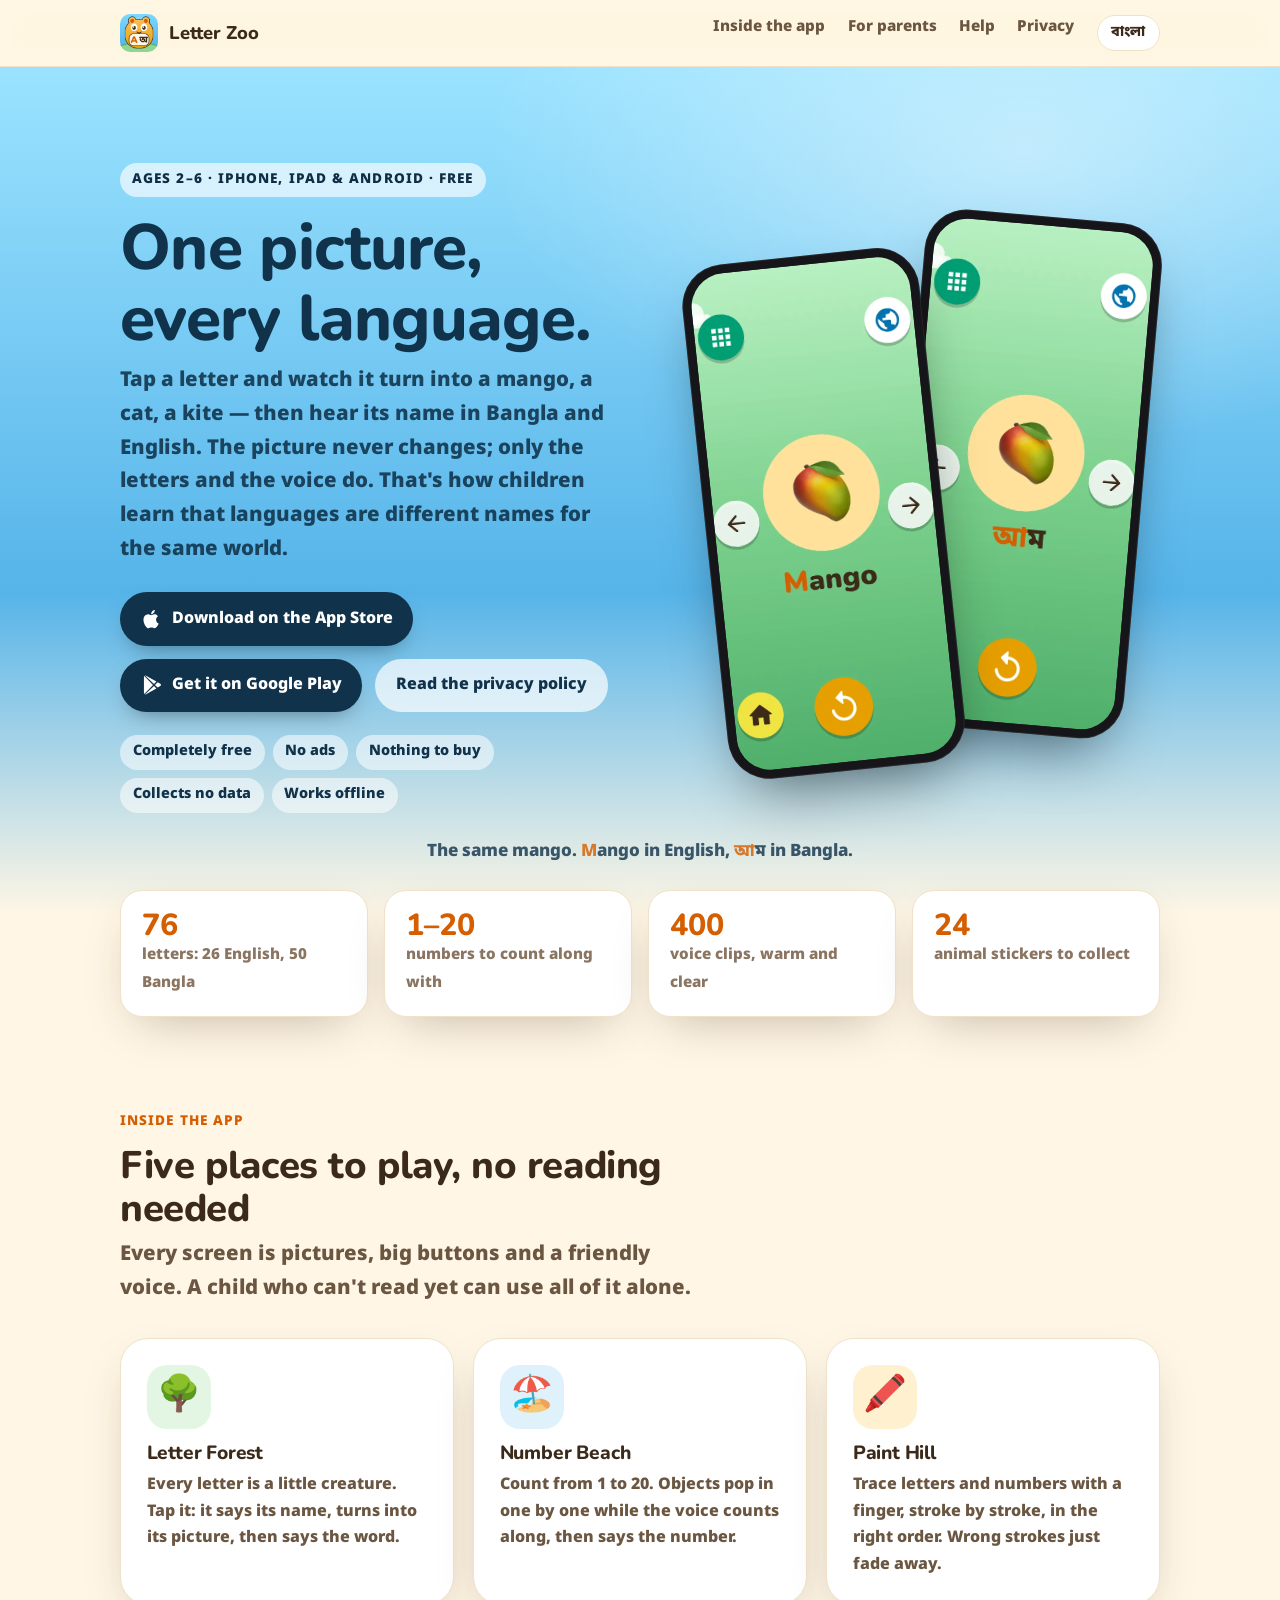
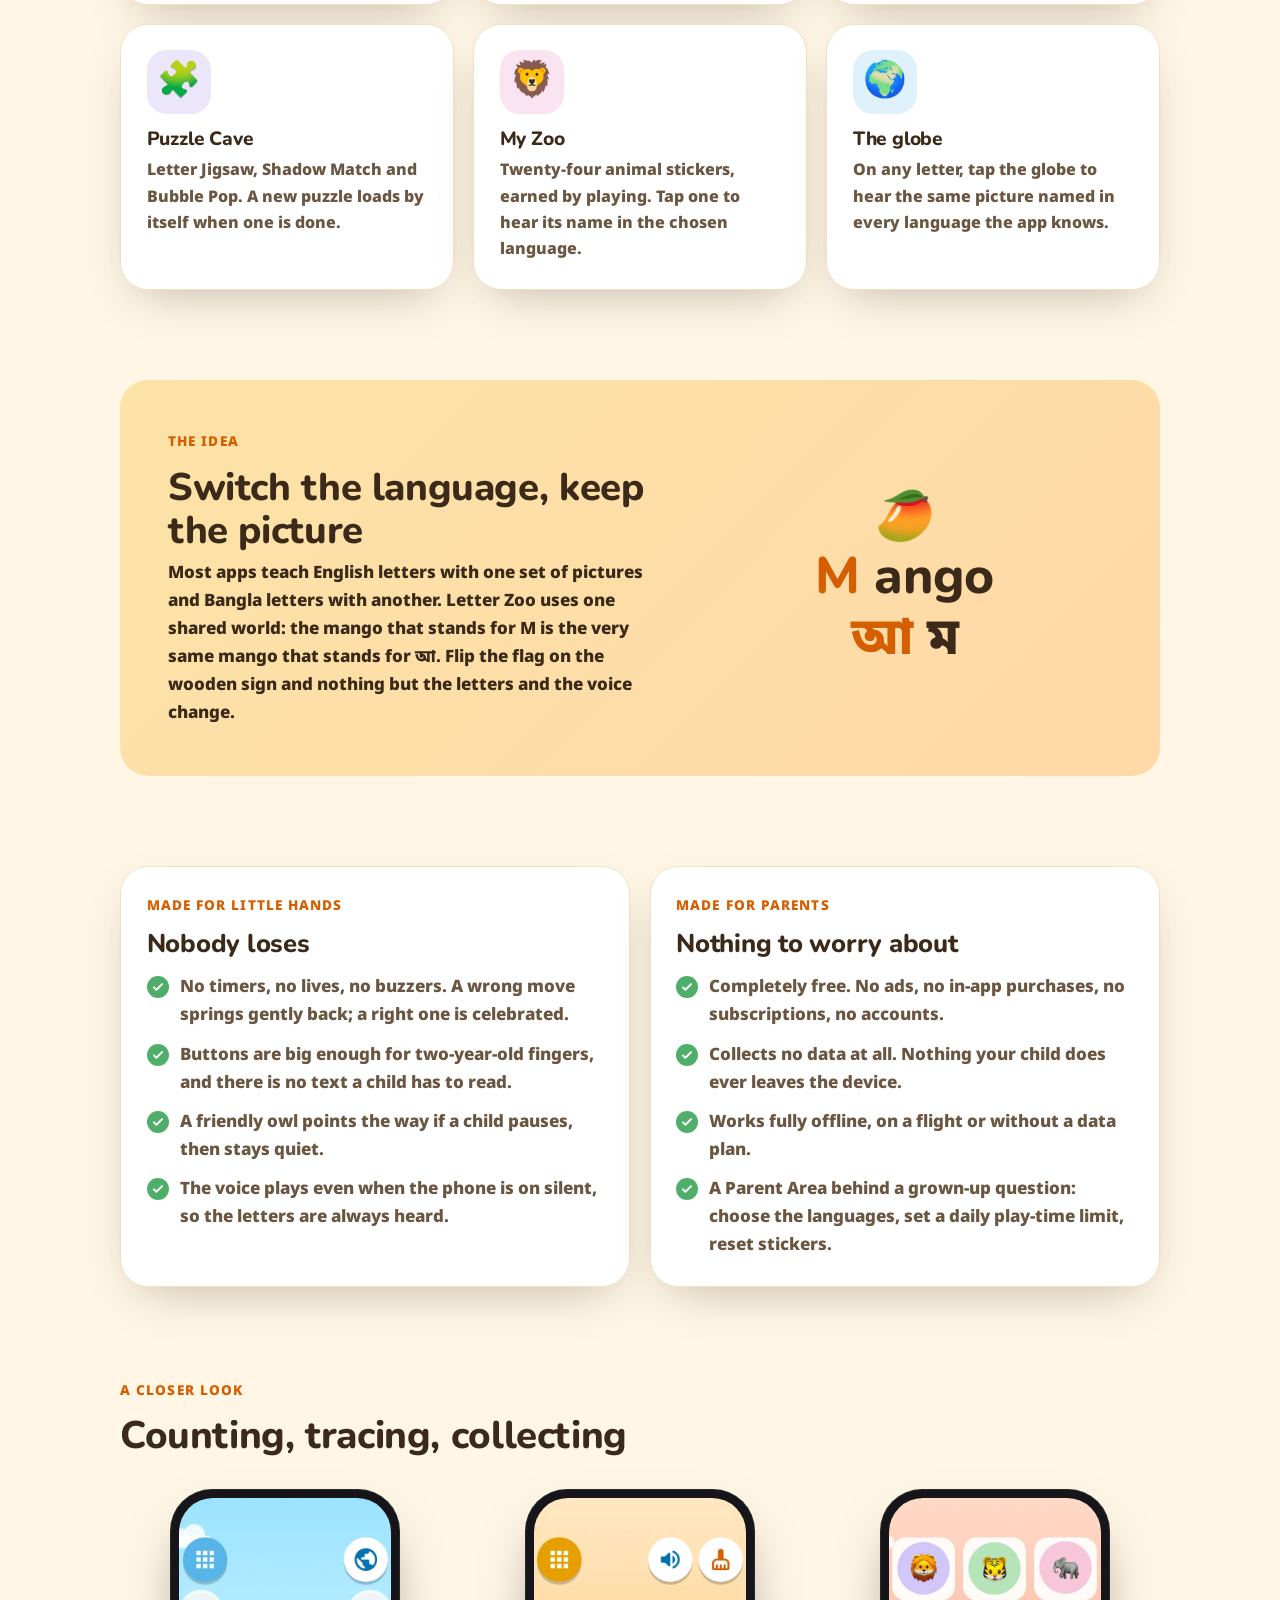
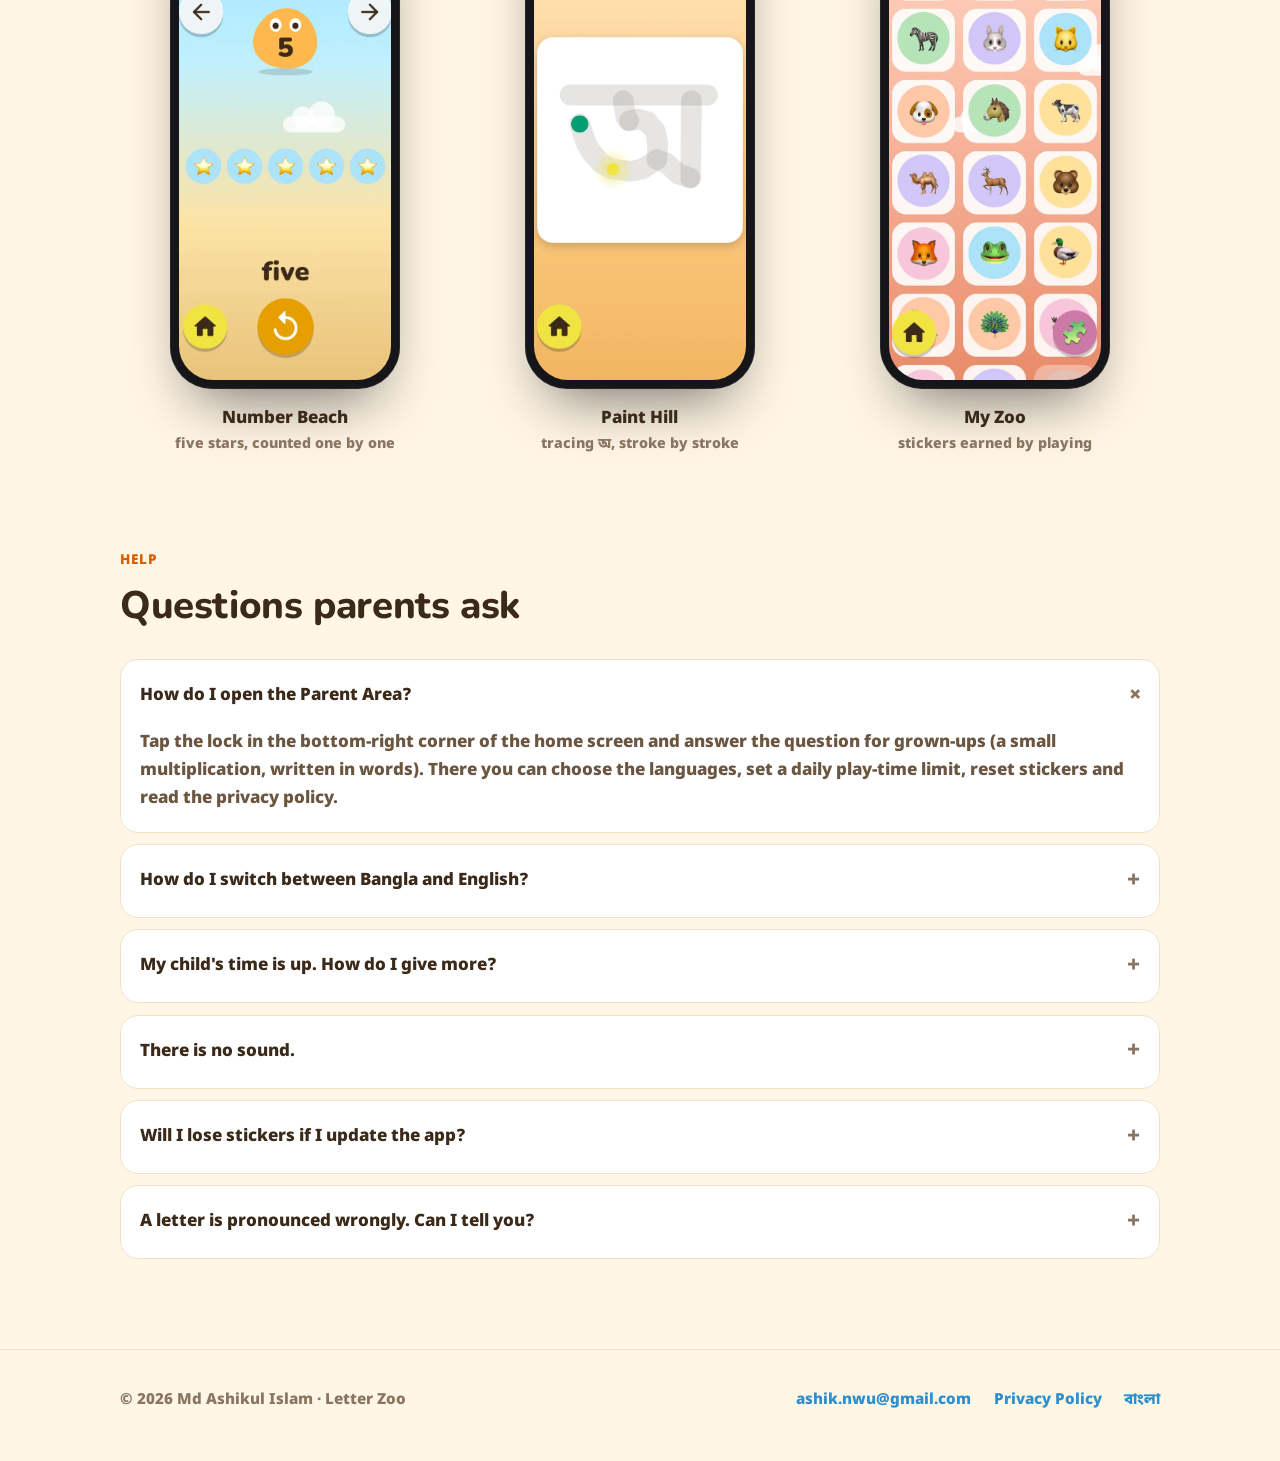
<file: index.html>
<!doctype html>
<html lang="en">
<head>
<meta charset="utf-8">
<meta name="viewport" content="width=device-width, initial-scale=1">
<title>Letter Zoo — First letters, words and numbers in Bangla and English</title>
<meta name="description" content="Letter Zoo is a free first-letters app for children aged 2–6, in Bangla and English. One picture, every language. No ads, no purchases, no data collected. iPhone, iPad and Android.">
<meta property="og:title" content="Letter Zoo — One picture, every language">
<meta property="og:description" content="A free, gentle first-letters app for children aged 2–6 in Bangla and English. No ads, nothing to buy, collects no data.">
<meta property="og:image" content="icon.png">
<meta name="theme-color" content="#56b4e9">
<link rel="alternate" hreflang="en" href="index.html">
<link rel="alternate" hreflang="bn" href="bn/index.html">
<link rel="icon" href="icon.png">
<link rel="apple-touch-icon" href="apple-touch-icon.png">
<link rel="stylesheet" href="style.css">
</head>
<body>

<header class="nav">
  <div class="wrap">
    <a class="brand" href="index.html"><img src="icon.png" alt="" width="38" height="38">Letter Zoo</a>
    <nav class="nav-links">
      <a href="#features">Inside the app</a>
      <a href="#parents">For parents</a>
      <a href="#help" class="keep">Help</a>
      <a href="privacy.html" class="keep">Privacy</a>
      <a href="bn/index.html" class="lang keep" lang="bn" hreflang="bn" title="Read in Bangla">বাংলা</a>
    </nav>
  </div>
</header>

<section class="hero">
  <div class="wrap">
    <div>
      <span class="eyebrow">Ages 2–6 · iPhone, iPad &amp; Android · Free</span>
      <h1 style="margin-top:1rem">One picture,<br>every language.</h1>
      <p class="lead">Tap a letter and watch it turn into a mango, a cat, a kite — then hear its name in Bangla and English. The picture never changes; only the letters and the voice do. That's how children learn that languages are different names for the same world.</p>
      <div class="cta">
        <a class="btn btn-dark" href="https://apps.apple.com/app/id6814696597">
          <svg viewBox="0 0 24 24" fill="currentColor" aria-hidden="true"><path d="M16.4 12.7c0-2.5 2-3.7 2.1-3.8-1.2-1.7-3-1.9-3.6-2-1.5-.2-3 .9-3.8.9-.8 0-2-.9-3.3-.9-1.7 0-3.3 1-4.2 2.5-1.8 3.1-.5 7.7 1.3 10.2.9 1.2 1.9 2.6 3.2 2.6 1.3-.1 1.8-.8 3.3-.8 1.5 0 2 .8 3.3.8 1.4 0 2.3-1.3 3.1-2.5 1-1.4 1.4-2.8 1.4-2.9-.1 0-2.8-1.1-2.8-4.1zM14 5.3c.7-.8 1.1-2 1-3.1-1 0-2.2.7-2.9 1.5-.6.7-1.2 1.9-1 3 1.1.1 2.2-.6 2.9-1.4z"/></svg>
          Download on the App Store
        </a>
        <a class="btn btn-dark" href="https://play.google.com/store/apps/details?id=com.letterzoo.letterzoo">
          <svg viewBox="0 0 24 24" fill="currentColor" aria-hidden="true"><path d="M3.6 2.3c-.3.3-.4.7-.4 1.2v17c0 .5.1.9.4 1.2l9.5-9.7-9.5-9.7zm10.6 10.8 2.6 2.7-11.3 6.4c-.4.2-.8.3-1.2.2l9.9-9.3zm0-2.2L4.3 1.6c.4-.1.8 0 1.2.2l11.3 6.4-2.6 2.7zm3.9-1.9 3 1.7c.9.5.9 1.8 0 2.3l-3 1.7-2.9-2.8 2.9-2.9z"/></svg>
          Get it on Google Play
        </a>
        <a class="btn btn-ghost" href="privacy.html">Read the privacy policy</a>
      </div>
      <div class="chips" aria-label="At a glance">
        <span>Completely free</span><span>No ads</span><span>Nothing to buy</span><span>Collects no data</span><span>Works offline</span>
      </div>
    </div>
    <div class="phones" aria-label="Two screens of the app: the mango in English and in Bangla">
      <div class="phone"><img src="img/mango-en.webp" alt="Letter Zoo showing a mango with the word Mango in English" width="560" height="1217" loading="eager"></div>
      <div class="phone"><img src="img/mango-bn.webp" alt="The same mango with the word আম in Bangla" width="560" height="1217" loading="eager"></div>
    </div>
  </div>
  <p class="hero-caption">The same mango. <b>M</b>ango in English, <b>আ</b>ম in Bangla.</p>
</section>

<section class="stats" aria-label="What's inside">
  <div class="wrap">
    <div class="stat"><strong>76</strong><span>letters: 26 English, 50 Bangla</span></div>
    <div class="stat"><strong>1–20</strong><span>numbers to count along with</span></div>
    <div class="stat"><strong>400</strong><span>voice clips, warm and clear</span></div>
    <div class="stat"><strong>24</strong><span>animal stickers to collect</span></div>
  </div>
</section>

<section class="block" id="features">
  <div class="wrap">
    <div class="section-head">
      <span class="eyebrow">Inside the app</span>
      <h2 style="margin-top:0.6rem">Five places to play, no reading needed</h2>
      <p class="lead">Every screen is pictures, big buttons and a friendly voice. A child who can't read yet can use all of it alone.</p>
    </div>
    <div class="grid-3">
      <div class="card"><span class="emoji t-green">🌳</span><h3>Letter Forest</h3><p>Every letter is a little creature. Tap it: it says its name, turns into its picture, then says the word.</p></div>
      <div class="card"><span class="emoji t-blue">🏖️</span><h3>Number Beach</h3><p>Count from 1 to 20. Objects pop in one by one while the voice counts along, then says the number.</p></div>
      <div class="card"><span class="emoji t-orange">🖍️</span><h3>Paint Hill</h3><p>Trace letters and numbers with a finger, stroke by stroke, in the right order. Wrong strokes just fade away.</p></div>
      <div class="card"><span class="emoji t-purple">🧩</span><h3>Puzzle Cave</h3><p>Letter Jigsaw, Shadow Match and Bubble Pop. A new puzzle loads by itself when one is done.</p></div>
      <div class="card"><span class="emoji t-pink">🦁</span><h3>My Zoo</h3><p>Twenty-four animal stickers, earned by playing. Tap one to hear its name in the chosen language.</p></div>
      <div class="card"><span class="emoji t-blue">🌍</span><h3>The globe</h3><p>On any letter, tap the globe to hear the same picture named in every language the app knows.</p></div>
    </div>

    <div class="band" aria-label="How the idea works">
      <div>
        <span class="eyebrow">The idea</span>
        <h2 style="margin-top:0.6rem">Switch the language, keep the picture</h2>
        <p>Most apps teach English letters with one set of pictures and Bangla letters with another. Letter Zoo uses one shared world: the mango that stands for <b>M</b> is the very same mango that stands for <b>আ</b>. Flip the flag on the wooden sign and nothing but the letters and the voice change.</p>
      </div>
      <div class="word" aria-hidden="true">
        <span><span class="m">🥭</span></span>
        <span><b>M</b>ango</span>
        <span lang="bn"><b>আ</b>ম</span>
      </div>
    </div>
  </div>
</section>

<section class="block" id="parents">
  <div class="wrap">
    <div class="grid-2">
      <div class="card">
        <span class="eyebrow">Made for little hands</span>
        <h2 style="margin-top:0.6rem;font-size:1.6rem">Nobody loses</h2>
        <ul class="checks">
          <li>No timers, no lives, no buzzers. A wrong move springs gently back; a right one is celebrated.</li>
          <li>Buttons are big enough for two-year-old fingers, and there is no text a child has to read.</li>
          <li>A friendly owl points the way if a child pauses, then stays quiet.</li>
          <li>The voice plays even when the phone is on silent, so the letters are always heard.</li>
        </ul>
      </div>
      <div class="card">
        <span class="eyebrow">Made for parents</span>
        <h2 style="margin-top:0.6rem;font-size:1.6rem">Nothing to worry about</h2>
        <ul class="checks">
          <li>Completely free. No ads, no in-app purchases, no subscriptions, no accounts.</li>
          <li>Collects no data at all. Nothing your child does ever leaves the device.</li>
          <li>Works fully offline, on a flight or without a data plan.</li>
          <li>A Parent Area behind a grown-up question: choose the languages, set a daily play-time limit, reset stickers.</li>
        </ul>
      </div>
    </div>
  </div>
</section>

<section class="block">
  <div class="wrap">
    <div class="section-head">
      <span class="eyebrow">A closer look</span>
      <h2 style="margin-top:0.6rem">Counting, tracing, collecting</h2>
    </div>
    <div class="gallery">
      <figure><div class="phone"><img src="img/counting.webp" alt="Number Beach counting five stars" width="560" height="1217" loading="lazy"></div><figcaption>Number Beach<small>five stars, counted one by one</small></figcaption></figure>
      <figure><div class="phone"><img src="img/tracing.webp" alt="Paint Hill tracing the Bangla letter অ" width="560" height="1217" loading="lazy"></div><figcaption>Paint Hill<small>tracing অ, stroke by stroke</small></figcaption></figure>
      <figure><div class="phone"><img src="img/zoo.webp" alt="My Zoo sticker collection" width="560" height="1217" loading="lazy"></div><figcaption>My Zoo<small>stickers earned by playing</small></figcaption></figure>
    </div>
  </div>
</section>

<section class="block faq" id="help">
  <div class="wrap">
    <div class="section-head">
      <span class="eyebrow">Help</span>
      <h2 style="margin-top:0.6rem">Questions parents ask</h2>
    </div>
    <details open>
      <summary>How do I open the Parent Area?</summary>
      <p>Tap the lock in the bottom-right corner of the home screen and answer the question for grown-ups (a small multiplication, written in words). There you can choose the languages, set a daily play-time limit, reset stickers and read the privacy policy.</p>
    </details>
    <details>
      <summary>How do I switch between Bangla and English?</summary>
      <p>Tap a flag on the wooden sign at the top of the home screen. To hide a language from your child, switch it off in the Parent Area.</p>
    </details>
    <details>
      <summary>My child's time is up. How do I give more?</summary>
      <p>In the Parent Area, under <em>Daily play time</em>, tap <em>Add 15 minutes for today</em>, or change the limit. The count starts again from zero every day.</p>
    </details>
    <details>
      <summary>There is no sound.</summary>
      <p>Turn the volume up with the side buttons, and check that no Bluetooth headphones or speaker are connected. The voice plays even when the device is on silent.</p>
    </details>
    <details>
      <summary>Will I lose stickers if I update the app?</summary>
      <p>No. Updates keep everything. Only deleting the app removes stickers and settings, because they are stored on the device and nowhere else.</p>
    </details>
    <details>
      <summary>A letter is pronounced wrongly. Can I tell you?</summary>
      <p>Please do. Write to <a href="mailto:ashik.nwu@gmail.com">ashik.nwu@gmail.com</a> with the letter and what you heard. Every message is read.</p>
    </details>
  </div>
</section>

<footer>
  <div class="wrap">
    <div>© 2026 Md Ashikul Islam · Letter Zoo</div>
    <nav>
      <a href="mailto:ashik.nwu@gmail.com">ashik.nwu@gmail.com</a>
      <a href="privacy.html">Privacy Policy</a>
      <a href="bn/index.html" lang="bn" hreflang="bn">বাংলা</a>
    </nav>
  </div>
</footer>

</body>
</html>
</file>
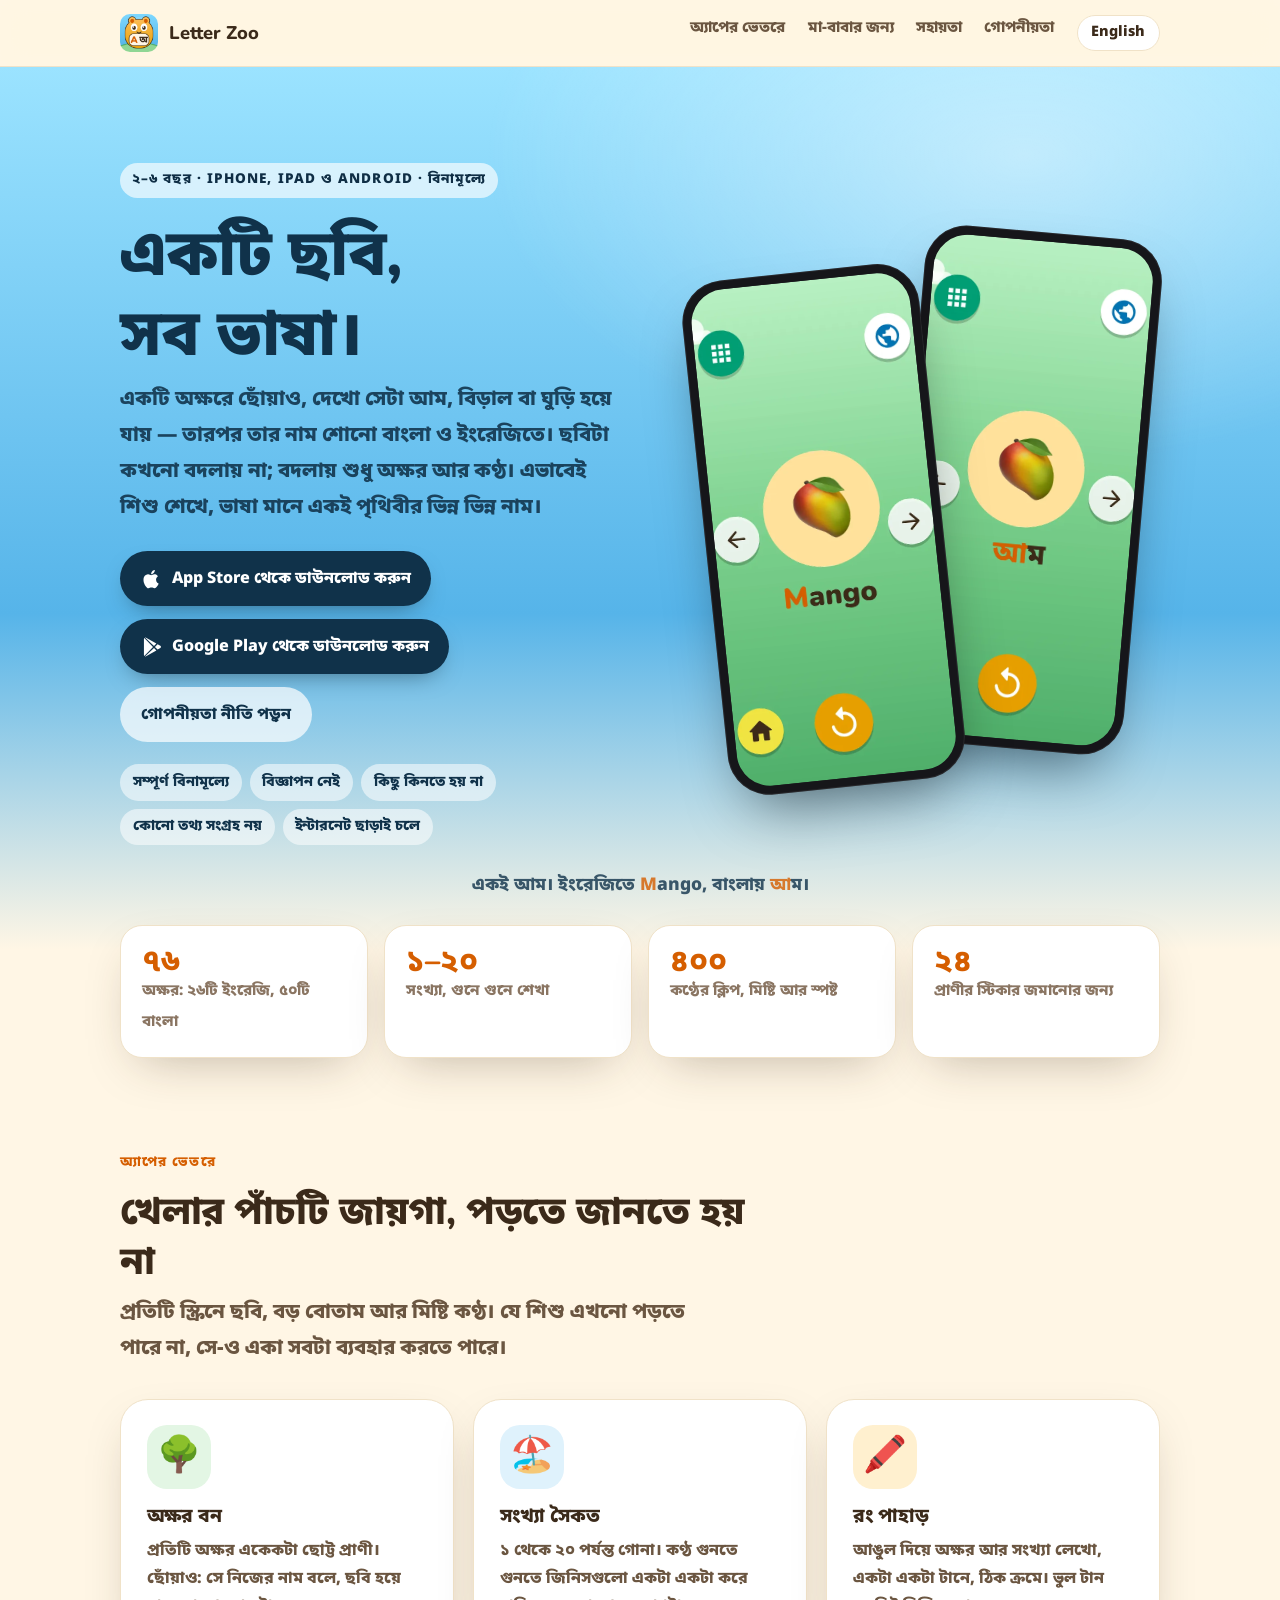
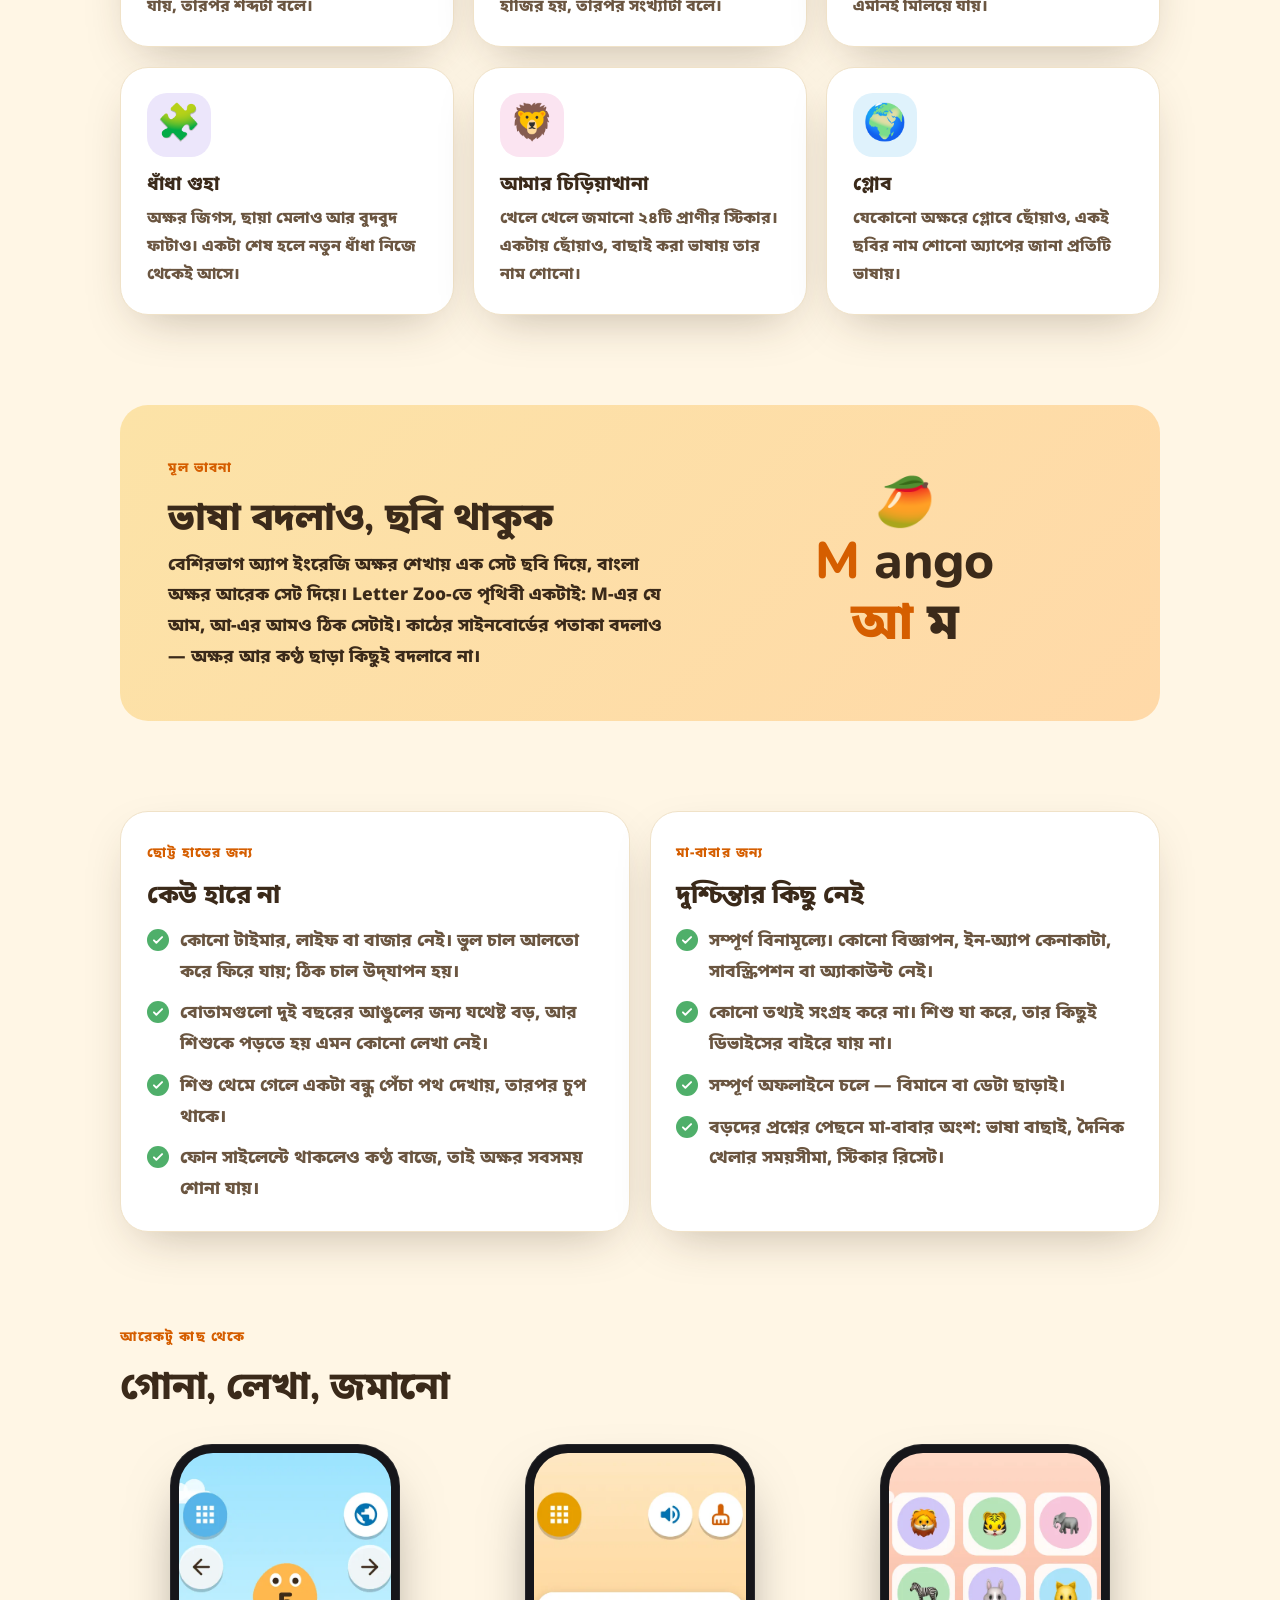
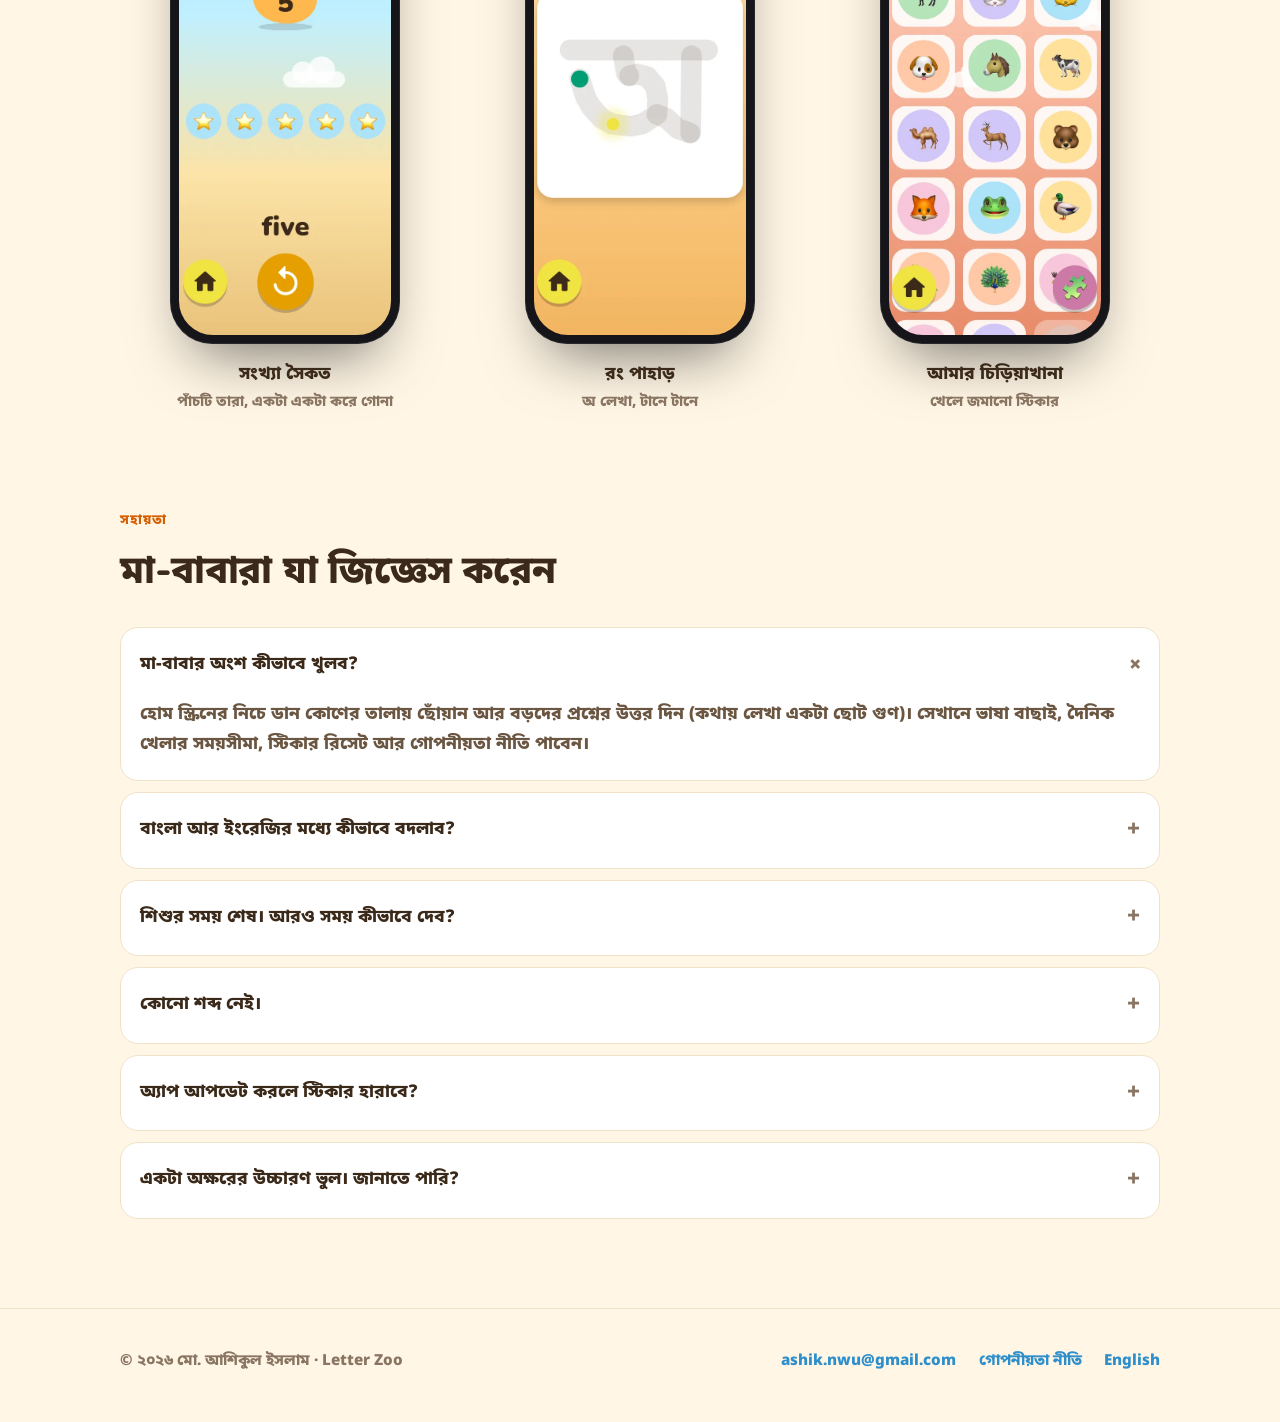
<file: bn/index.html>
<!doctype html>
<html lang="bn">
<head>
<meta charset="utf-8">
<meta name="viewport" content="width=device-width, initial-scale=1">
<title>অক্ষর চিড়িয়াখানা (Letter Zoo) — বাংলা ও ইংরেজিতে প্রথম অক্ষর, শব্দ আর সংখ্যা</title>
<meta name="description" content="Letter Zoo ২–৬ বছরের শিশুদের জন্য বাংলা ও ইংরেজিতে প্রথম অক্ষর শেখার একটি বিনামূল্যের অ্যাপ। একটি ছবি, সব ভাষা। কোনো বিজ্ঞাপন নেই, কিছু কিনতে হয় না, কোনো তথ্য সংগ্রহ করা হয় না। iPhone, iPad ও Android।">
<meta property="og:title" content="অক্ষর চিড়িয়াখানা — একটি ছবি, সব ভাষা">
<meta property="og:description" content="২–৬ বছরের শিশুদের জন্য বাংলা ও ইংরেজিতে প্রথম অক্ষর শেখার একটি বিনামূল্যের, কোমল অ্যাপ। কোনো বিজ্ঞাপন নেই, কিছু কিনতে হয় না, কোনো তথ্য সংগ্রহ নয়।">
<meta property="og:image" content="../icon.png">
<meta name="theme-color" content="#56b4e9">
<link rel="alternate" hreflang="en" href="../index.html">
<link rel="alternate" hreflang="bn" href="index.html">
<link rel="icon" href="../icon.png">
<link rel="apple-touch-icon" href="../apple-touch-icon.png">
<link rel="stylesheet" href="../style.css">
</head>
<body>

<header class="nav">
  <div class="wrap">
    <a class="brand" href="index.html"><img src="../icon.png" alt="" width="38" height="38">Letter Zoo</a>
    <nav class="nav-links">
      <a href="#features">অ্যাপের ভেতরে</a>
      <a href="#parents">মা-বাবার জন্য</a>
      <a href="#help" class="keep">সহায়তা</a>
      <a href="privacy.html" class="keep">গোপনীয়তা</a>
      <a href="../index.html" class="lang keep" lang="en" hreflang="en" title="Read in English">English</a>
    </nav>
  </div>
</header>

<section class="hero">
  <div class="wrap">
    <div>
      <span class="eyebrow">২–৬ বছর · iPhone, iPad ও Android · বিনামূল্যে</span>
      <h1 style="margin-top:1rem">একটি ছবি,<br>সব ভাষা।</h1>
      <p class="lead">একটি অক্ষরে ছোঁয়াও, দেখো সেটা আম, বিড়াল বা ঘুড়ি হয়ে যায় — তারপর তার নাম শোনো বাংলা ও ইংরেজিতে। ছবিটা কখনো বদলায় না; বদলায় শুধু অক্ষর আর কণ্ঠ। এভাবেই শিশু শেখে, ভাষা মানে একই পৃথিবীর ভিন্ন ভিন্ন নাম।</p>
      <div class="cta">
        <a class="btn btn-dark" href="https://apps.apple.com/app/id6814696597">
          <svg viewBox="0 0 24 24" fill="currentColor" aria-hidden="true"><path d="M16.4 12.7c0-2.5 2-3.7 2.1-3.8-1.2-1.7-3-1.9-3.6-2-1.5-.2-3 .9-3.8.9-.8 0-2-.9-3.3-.9-1.7 0-3.3 1-4.2 2.5-1.8 3.1-.5 7.7 1.3 10.2.9 1.2 1.9 2.6 3.2 2.6 1.3-.1 1.8-.8 3.3-.8 1.5 0 2 .8 3.3.8 1.4 0 2.3-1.3 3.1-2.5 1-1.4 1.4-2.8 1.4-2.9-.1 0-2.8-1.1-2.8-4.1zM14 5.3c.7-.8 1.1-2 1-3.1-1 0-2.2.7-2.9 1.5-.6.7-1.2 1.9-1 3 1.1.1 2.2-.6 2.9-1.4z"/></svg>
          App Store থেকে ডাউনলোড করুন
        </a>
        <a class="btn btn-dark" href="https://play.google.com/store/apps/details?id=com.letterzoo.letterzoo">
          <svg viewBox="0 0 24 24" fill="currentColor" aria-hidden="true"><path d="M3.6 2.3c-.3.3-.4.7-.4 1.2v17c0 .5.1.9.4 1.2l9.5-9.7-9.5-9.7zm10.6 10.8 2.6 2.7-11.3 6.4c-.4.2-.8.3-1.2.2l9.9-9.3zm0-2.2L4.3 1.6c.4-.1.8 0 1.2.2l11.3 6.4-2.6 2.7zm3.9-1.9 3 1.7c.9.5.9 1.8 0 2.3l-3 1.7-2.9-2.8 2.9-2.9z"/></svg>
          Google Play থেকে ডাউনলোড করুন
        </a>
        <a class="btn btn-ghost" href="privacy.html">গোপনীয়তা নীতি পড়ুন</a>
      </div>
      <div class="chips" aria-label="এক নজরে">
        <span>সম্পূর্ণ বিনামূল্যে</span><span>বিজ্ঞাপন নেই</span><span>কিছু কিনতে হয় না</span><span>কোনো তথ্য সংগ্রহ নয়</span><span>ইন্টারনেট ছাড়াই চলে</span>
      </div>
    </div>
    <div class="phones" aria-label="অ্যাপের দুটি স্ক্রিন: আম ইংরেজিতে ও বাংলায়">
      <div class="phone"><img src="../img/mango-en.webp" alt="Letter Zoo-তে একটি আম, ইংরেজিতে Mango লেখা" width="560" height="1217" loading="eager"></div>
      <div class="phone"><img src="../img/mango-bn.webp" alt="একই আম, বাংলায় আম লেখা" width="560" height="1217" loading="eager"></div>
    </div>
  </div>
  <p class="hero-caption">একই আম। ইংরেজিতে <b>M</b>ango, বাংলায় <b>আ</b>ম।</p>
</section>

<section class="stats" aria-label="ভেতরে যা আছে">
  <div class="wrap">
    <div class="stat"><strong>৭৬</strong><span>অক্ষর: ২৬টি ইংরেজি, ৫০টি বাংলা</span></div>
    <div class="stat"><strong>১–২০</strong><span>সংখ্যা, গুনে গুনে শেখা</span></div>
    <div class="stat"><strong>৪০০</strong><span>কণ্ঠের ক্লিপ, মিষ্টি আর স্পষ্ট</span></div>
    <div class="stat"><strong>২৪</strong><span>প্রাণীর স্টিকার জমানোর জন্য</span></div>
  </div>
</section>

<section class="block" id="features">
  <div class="wrap">
    <div class="section-head">
      <span class="eyebrow">অ্যাপের ভেতরে</span>
      <h2 style="margin-top:0.6rem">খেলার পাঁচটি জায়গা, পড়তে জানতে হয় না</h2>
      <p class="lead">প্রতিটি স্ক্রিনে ছবি, বড় বোতাম আর মিষ্টি কণ্ঠ। যে শিশু এখনো পড়তে পারে না, সে-ও একা সবটা ব্যবহার করতে পারে।</p>
    </div>
    <div class="grid-3">
      <div class="card"><span class="emoji t-green">🌳</span><h3>অক্ষর বন</h3><p>প্রতিটি অক্ষর একেকটা ছোট্ট প্রাণী। ছোঁয়াও: সে নিজের নাম বলে, ছবি হয়ে যায়, তারপর শব্দটা বলে।</p></div>
      <div class="card"><span class="emoji t-blue">🏖️</span><h3>সংখ্যা সৈকত</h3><p>১ থেকে ২০ পর্যন্ত গোনা। কণ্ঠ গুনতে গুনতে জিনিসগুলো একটা একটা করে হাজির হয়, তারপর সংখ্যাটা বলে।</p></div>
      <div class="card"><span class="emoji t-orange">🖍️</span><h3>রং পাহাড়</h3><p>আঙুল দিয়ে অক্ষর আর সংখ্যা লেখো, একটা একটা টানে, ঠিক ক্রমে। ভুল টান এমনিই মিলিয়ে যায়।</p></div>
      <div class="card"><span class="emoji t-purple">🧩</span><h3>ধাঁধা গুহা</h3><p>অক্ষর জিগস, ছায়া মেলাও আর বুদবুদ ফাটাও। একটা শেষ হলে নতুন ধাঁধা নিজে থেকেই আসে।</p></div>
      <div class="card"><span class="emoji t-pink">🦁</span><h3>আমার চিড়িয়াখানা</h3><p>খেলে খেলে জমানো ২৪টি প্রাণীর স্টিকার। একটায় ছোঁয়াও, বাছাই করা ভাষায় তার নাম শোনো।</p></div>
      <div class="card"><span class="emoji t-blue">🌍</span><h3>গ্লোব</h3><p>যেকোনো অক্ষরে গ্লোবে ছোঁয়াও, একই ছবির নাম শোনো অ্যাপের জানা প্রতিটি ভাষায়।</p></div>
    </div>

    <div class="band" aria-label="মূল ভাবনা কীভাবে কাজ করে">
      <div>
        <span class="eyebrow">মূল ভাবনা</span>
        <h2 style="margin-top:0.6rem">ভাষা বদলাও, ছবি থাকুক</h2>
        <p>বেশিরভাগ অ্যাপ ইংরেজি অক্ষর শেখায় এক সেট ছবি দিয়ে, বাংলা অক্ষর আরেক সেট দিয়ে। Letter Zoo-তে পৃথিবী একটাই: <b>M</b>-এর যে আম, <b>আ</b>-এর আমও ঠিক সেটাই। কাঠের সাইনবোর্ডের পতাকা বদলাও — অক্ষর আর কণ্ঠ ছাড়া কিছুই বদলাবে না।</p>
      </div>
      <div class="word" aria-hidden="true">
        <span><span class="m">🥭</span></span>
        <span lang="en"><b>M</b>ango</span>
        <span><b>আ</b>ম</span>
      </div>
    </div>
  </div>
</section>

<section class="block" id="parents">
  <div class="wrap">
    <div class="grid-2">
      <div class="card">
        <span class="eyebrow">ছোট্ট হাতের জন্য</span>
        <h2 style="margin-top:0.6rem;font-size:1.6rem">কেউ হারে না</h2>
        <ul class="checks">
          <li>কোনো টাইমার, লাইফ বা বাজার নেই। ভুল চাল আলতো করে ফিরে যায়; ঠিক চাল উদ্‌যাপন হয়।</li>
          <li>বোতামগুলো দুই বছরের আঙুলের জন্য যথেষ্ট বড়, আর শিশুকে পড়তে হয় এমন কোনো লেখা নেই।</li>
          <li>শিশু থেমে গেলে একটা বন্ধু পেঁচা পথ দেখায়, তারপর চুপ থাকে।</li>
          <li>ফোন সাইলেন্টে থাকলেও কণ্ঠ বাজে, তাই অক্ষর সবসময় শোনা যায়।</li>
        </ul>
      </div>
      <div class="card">
        <span class="eyebrow">মা-বাবার জন্য</span>
        <h2 style="margin-top:0.6rem;font-size:1.6rem">দুশ্চিন্তার কিছু নেই</h2>
        <ul class="checks">
          <li>সম্পূর্ণ বিনামূল্যে। কোনো বিজ্ঞাপন, ইন-অ্যাপ কেনাকাটা, সাবস্ক্রিপশন বা অ্যাকাউন্ট নেই।</li>
          <li>কোনো তথ্যই সংগ্রহ করে না। শিশু যা করে, তার কিছুই ডিভাইসের বাইরে যায় না।</li>
          <li>সম্পূর্ণ অফলাইনে চলে — বিমানে বা ডেটা ছাড়াই।</li>
          <li>বড়দের প্রশ্নের পেছনে মা-বাবার অংশ: ভাষা বাছাই, দৈনিক খেলার সময়সীমা, স্টিকার রিসেট।</li>
        </ul>
      </div>
    </div>
  </div>
</section>

<section class="block">
  <div class="wrap">
    <div class="section-head">
      <span class="eyebrow">আরেকটু কাছ থেকে</span>
      <h2 style="margin-top:0.6rem">গোনা, লেখা, জমানো</h2>
    </div>
    <div class="gallery">
      <figure><div class="phone"><img src="../img/counting.webp" alt="সংখ্যা সৈকতে পাঁচটি তারা গোনা" width="560" height="1217" loading="lazy"></div><figcaption>সংখ্যা সৈকত<small>পাঁচটি তারা, একটা একটা করে গোনা</small></figcaption></figure>
      <figure><div class="phone"><img src="../img/tracing.webp" alt="রং পাহাড়ে অ লেখা" width="560" height="1217" loading="lazy"></div><figcaption>রং পাহাড়<small>অ লেখা, টানে টানে</small></figcaption></figure>
      <figure><div class="phone"><img src="../img/zoo.webp" alt="আমার চিড়িয়াখানার স্টিকার" width="560" height="1217" loading="lazy"></div><figcaption>আমার চিড়িয়াখানা<small>খেলে জমানো স্টিকার</small></figcaption></figure>
    </div>
  </div>
</section>

<section class="block faq" id="help">
  <div class="wrap">
    <div class="section-head">
      <span class="eyebrow">সহায়তা</span>
      <h2 style="margin-top:0.6rem">মা-বাবারা যা জিজ্ঞেস করেন</h2>
    </div>
    <details open>
      <summary>মা-বাবার অংশ কীভাবে খুলব?</summary>
      <p>হোম স্ক্রিনের নিচে ডান কোণের তালায় ছোঁয়ান আর বড়দের প্রশ্নের উত্তর দিন (কথায় লেখা একটা ছোট গুণ)। সেখানে ভাষা বাছাই, দৈনিক খেলার সময়সীমা, স্টিকার রিসেট আর গোপনীয়তা নীতি পাবেন।</p>
    </details>
    <details>
      <summary>বাংলা আর ইংরেজির মধ্যে কীভাবে বদলাব?</summary>
      <p>হোম স্ক্রিনের ওপরে কাঠের সাইনবোর্ডের পতাকায় ছোঁয়ান। কোনো ভাষা শিশুর কাছ থেকে লুকাতে চাইলে মা-বাবার অংশে সেটা বন্ধ করে দিন।</p>
    </details>
    <details>
      <summary>শিশুর সময় শেষ। আরও সময় কীভাবে দেব?</summary>
      <p>মা-বাবার অংশে <em>দৈনিক খেলার সময়</em>-এর নিচে <em>আজকের জন্য ১৫ মিনিট যোগ করুন</em> ছোঁয়ান, বা সীমাটা বদলান। প্রতিদিন গোনা শূন্য থেকে শুরু হয়।</p>
    </details>
    <details>
      <summary>কোনো শব্দ নেই।</summary>
      <p>পাশের বোতামে ভলিউম বাড়ান, আর দেখুন কোনো ব্লুটুথ হেডফোন বা স্পিকার যুক্ত আছে কি না। ডিভাইস সাইলেন্টে থাকলেও কণ্ঠ বাজে।</p>
    </details>
    <details>
      <summary>অ্যাপ আপডেট করলে স্টিকার হারাবে?</summary>
      <p>না। আপডেটে সব থাকে। শুধু অ্যাপ মুছে ফেললে স্টিকার আর সেটিং মুছে যায়, কারণ সেগুলো ডিভাইসেই থাকে, আর কোথাও নয়।</p>
    </details>
    <details>
      <summary>একটা অক্ষরের উচ্চারণ ভুল। জানাতে পারি?</summary>
      <p>অবশ্যই। অক্ষরটা আর যা শুনেছেন, তা লিখে পাঠান <a href="mailto:ashik.nwu@gmail.com">ashik.nwu@gmail.com</a>-এ। প্রতিটি বার্তা পড়া হয়।</p>
    </details>
  </div>
</section>

<footer>
  <div class="wrap">
    <div>© ২০২৬ মো. আশিকুল ইসলাম · Letter Zoo</div>
    <nav>
      <a href="mailto:ashik.nwu@gmail.com">ashik.nwu@gmail.com</a>
      <a href="privacy.html">গোপনীয়তা নীতি</a>
      <a href="../index.html" lang="en" hreflang="en">English</a>
    </nav>
  </div>
</footer>

</body>
</html>
</file>
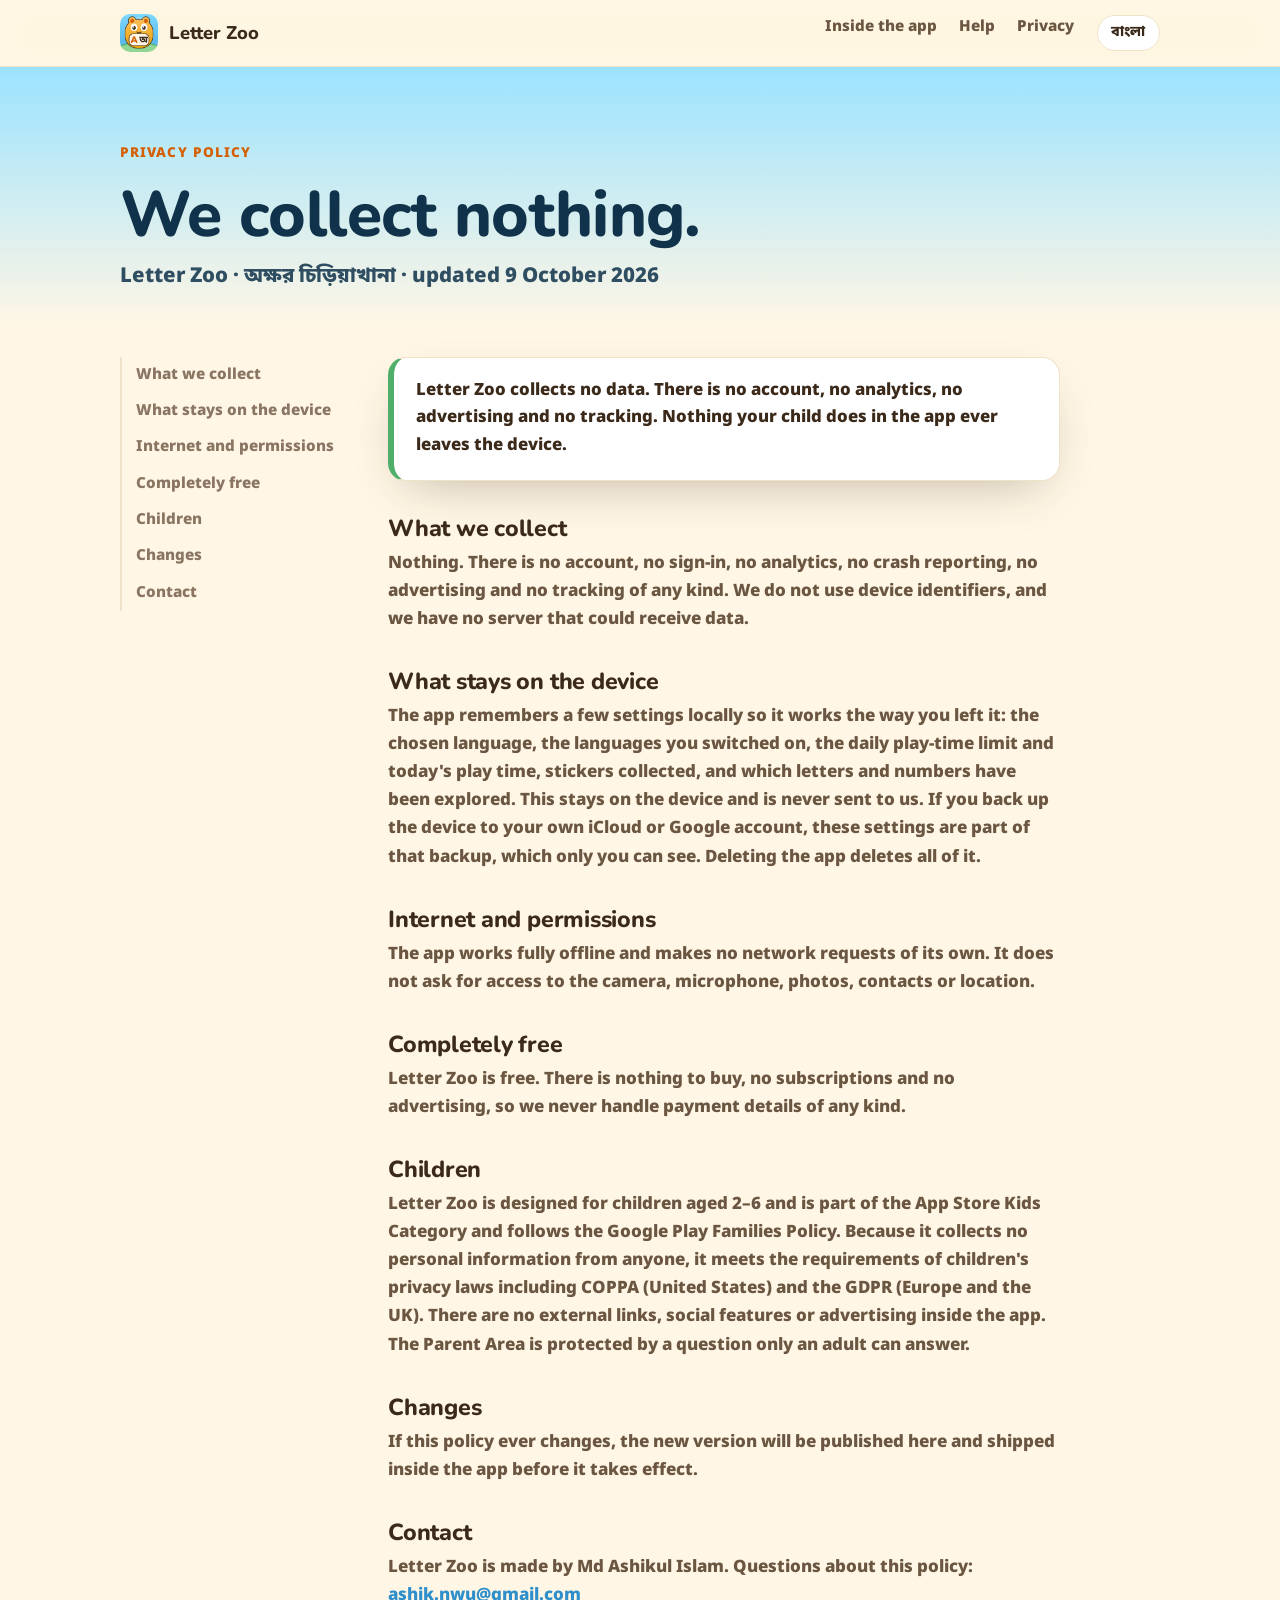
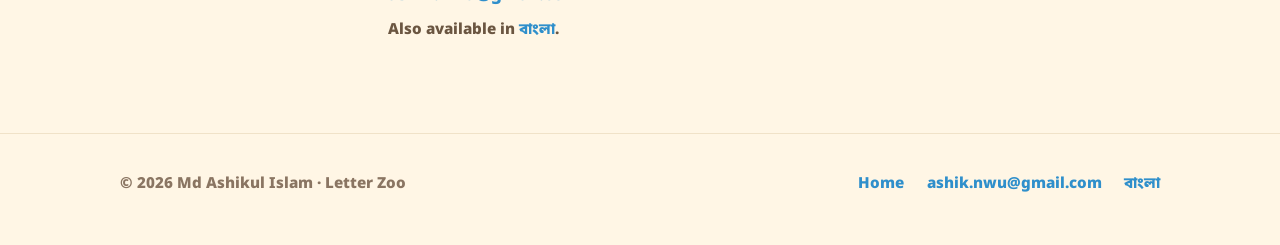
<file: privacy.html>
<!doctype html>
<html lang="en">
<head>
<meta charset="utf-8">
<meta name="viewport" content="width=device-width, initial-scale=1">
<title>Privacy Policy — Letter Zoo</title>
<meta name="description" content="Letter Zoo collects no data. Nothing a child does in the app leaves the device.">
<meta name="theme-color" content="#56b4e9">
<link rel="alternate" hreflang="en" href="privacy.html">
<link rel="alternate" hreflang="bn" href="bn/privacy.html">
<link rel="icon" href="icon.png">
<link rel="apple-touch-icon" href="apple-touch-icon.png">
<link rel="stylesheet" href="style.css">
</head>
<body>

<header class="nav">
  <div class="wrap">
    <a class="brand" href="index.html"><img src="icon.png" alt="" width="38" height="38">Letter Zoo</a>
    <nav class="nav-links">
      <a href="index.html#features">Inside the app</a>
      <a href="index.html#help" class="keep">Help</a>
      <a href="privacy.html" class="keep">Privacy</a>
      <a href="bn/privacy.html" class="lang keep" lang="bn" hreflang="bn" title="Read in Bangla">বাংলা</a>
    </nav>
  </div>
</header>

<section class="doc-hero">
  <div class="wrap">
    <span class="eyebrow">Privacy Policy</span>
    <h1 style="margin-top:0.8rem">We collect nothing.</h1>
    <p class="lead">Letter Zoo · অক্ষর চিড়িয়াখানা · updated 9 October 2026</p>
  </div>
</section>

<div class="wrap doc" style="margin-top:2rem">
  <nav class="toc" aria-label="Sections">
    <a href="#collect">What we collect</a>
    <a href="#device">What stays on the device</a>
    <a href="#internet">Internet and permissions</a>
    <a href="#free">Completely free</a>
    <a href="#children">Children</a>
    <a href="#changes">Changes</a>
    <a href="#contact">Contact</a>
  </nav>

  <div class="prose">
    <div class="callout"><strong>Letter Zoo collects no data.</strong> There is no account, no analytics, no advertising and no tracking. Nothing your child does in the app ever leaves the device.</div>

    <h2 id="collect">What we collect</h2>
    <p>Nothing. There is no account, no sign-in, no analytics, no crash reporting, no advertising and no tracking of any kind. We do not use device identifiers, and we have no server that could receive data.</p>

    <h2 id="device">What stays on the device</h2>
    <p>The app remembers a few settings locally so it works the way you left it: the chosen language, the languages you switched on, the daily play-time limit and today's play time, stickers collected, and which letters and numbers have been explored. This stays on the device and is never sent to us. If you back up the device to your own iCloud or Google account, these settings are part of that backup, which only you can see. Deleting the app deletes all of it.</p>

    <h2 id="internet">Internet and permissions</h2>
    <p>The app works fully offline and makes no network requests of its own. It does not ask for access to the camera, microphone, photos, contacts or location.</p>

    <h2 id="free">Completely free</h2>
    <p>Letter Zoo is free. There is nothing to buy, no subscriptions and no advertising, so we never handle payment details of any kind.</p>

    <h2 id="children">Children</h2>
    <p>Letter Zoo is designed for children aged 2–6 and is part of the App Store Kids Category and follows the Google Play Families Policy. Because it collects no personal information from anyone, it meets the requirements of children's privacy laws including COPPA (United States) and the GDPR (Europe and the UK). There are no external links, social features or advertising inside the app. The Parent Area is protected by a question only an adult can answer.</p>

    <h2 id="changes">Changes</h2>
    <p>If this policy ever changes, the new version will be published here and shipped inside the app before it takes effect.</p>

    <h2 id="contact">Contact</h2>
    <p>Letter Zoo is made by Md Ashikul Islam. Questions about this policy: <a href="mailto:ashik.nwu@gmail.com">ashik.nwu@gmail.com</a></p>
    <p class="meta">Also available in <a href="bn/privacy.html" lang="bn" hreflang="bn">বাংলা</a>.</p>
  </div>
</div>

<footer>
  <div class="wrap">
    <div>© 2026 Md Ashikul Islam · Letter Zoo</div>
    <nav>
      <a href="index.html">Home</a>
      <a href="mailto:ashik.nwu@gmail.com">ashik.nwu@gmail.com</a>
      <a href="bn/privacy.html" lang="bn" hreflang="bn">বাংলা</a>
    </nav>
  </div>
</footer>

</body>
</html>
</file>
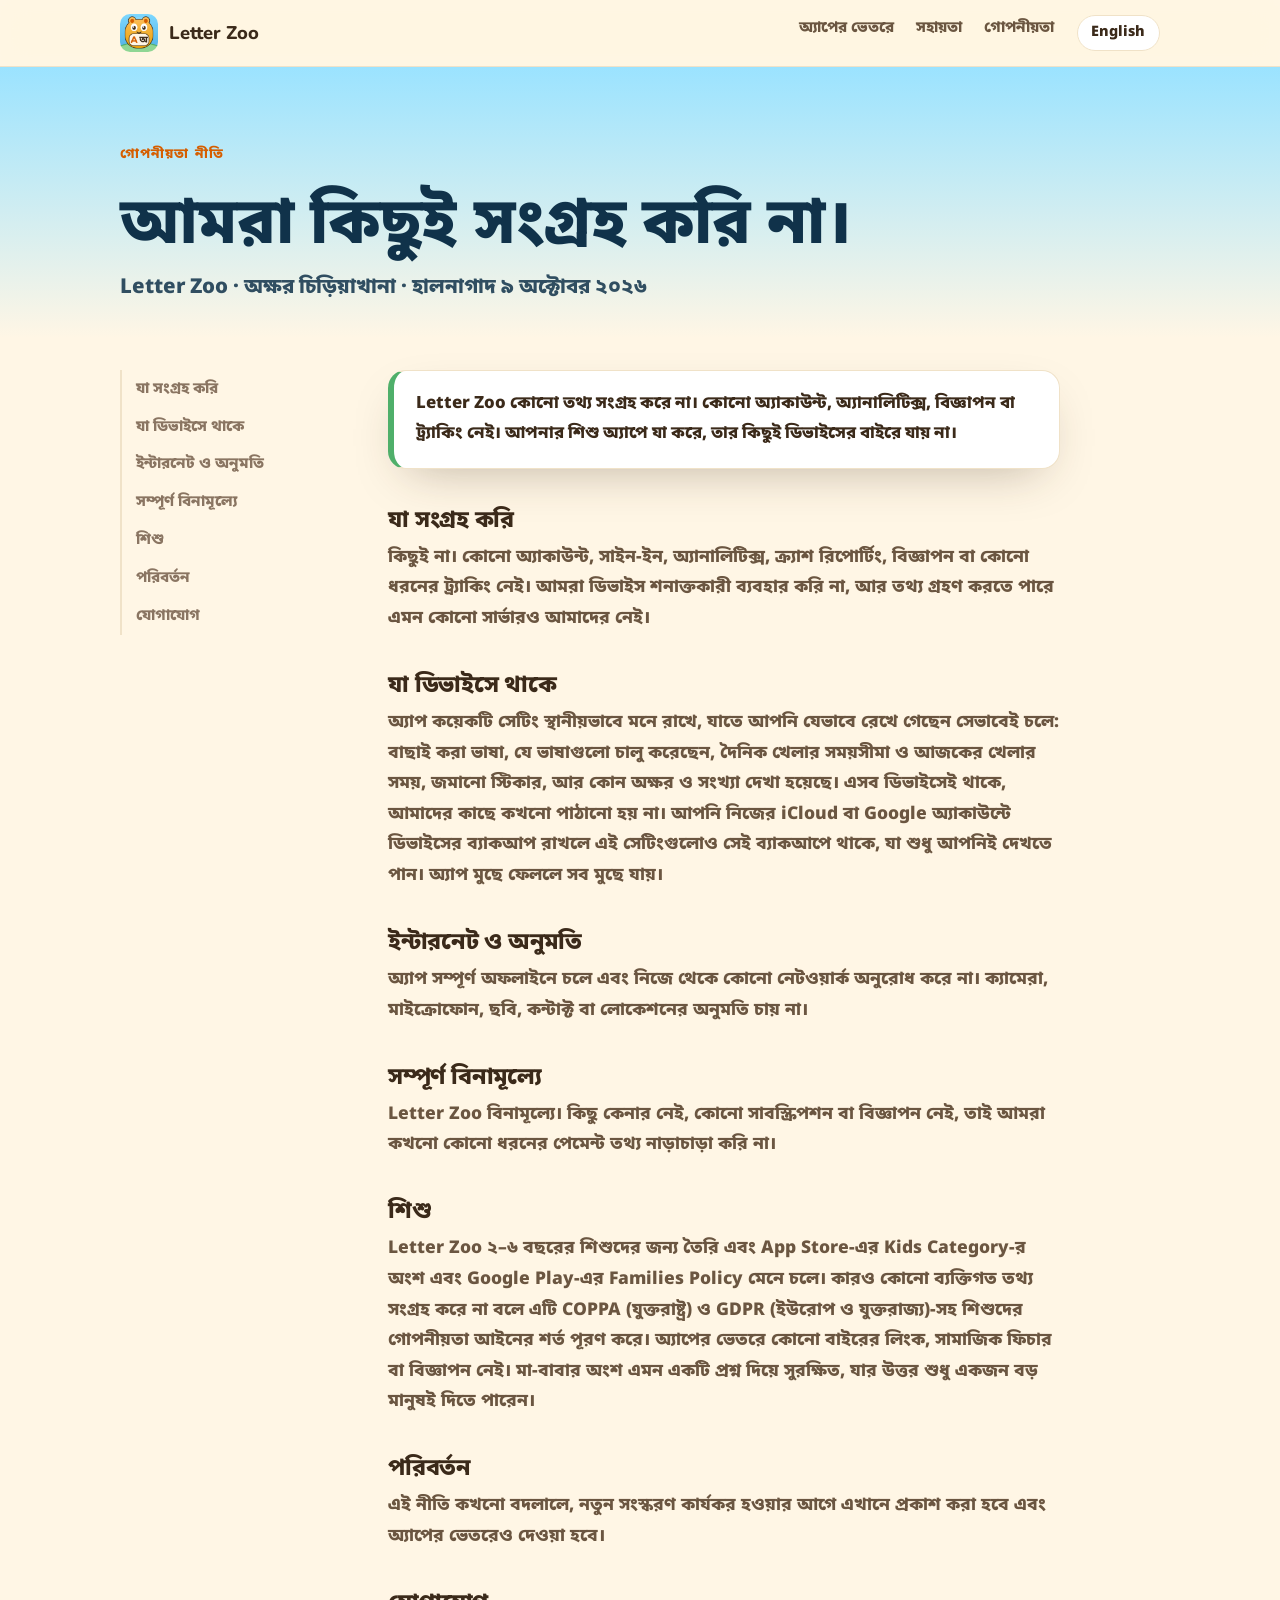
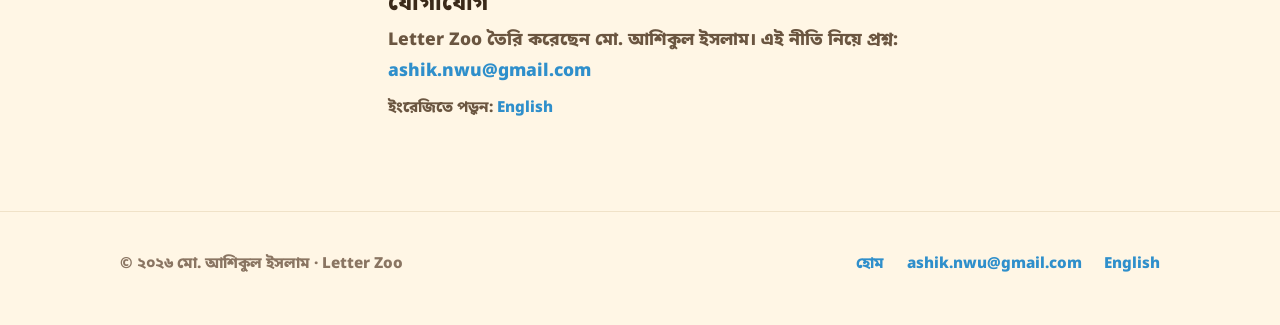
<file: bn/privacy.html>
<!doctype html>
<html lang="bn">
<head>
<meta charset="utf-8">
<meta name="viewport" content="width=device-width, initial-scale=1">
<title>গোপনীয়তা নীতি — Letter Zoo</title>
<meta name="description" content="Letter Zoo কোনো তথ্য সংগ্রহ করে না। শিশু অ্যাপে যা করে, তার কিছুই ডিভাইসের বাইরে যায় না।">
<meta name="theme-color" content="#56b4e9">
<link rel="alternate" hreflang="en" href="../privacy.html">
<link rel="alternate" hreflang="bn" href="privacy.html">
<link rel="icon" href="../icon.png">
<link rel="apple-touch-icon" href="../apple-touch-icon.png">
<link rel="stylesheet" href="../style.css">
</head>
<body>

<header class="nav">
  <div class="wrap">
    <a class="brand" href="index.html"><img src="../icon.png" alt="" width="38" height="38">Letter Zoo</a>
    <nav class="nav-links">
      <a href="index.html#features">অ্যাপের ভেতরে</a>
      <a href="index.html#help" class="keep">সহায়তা</a>
      <a href="privacy.html" class="keep">গোপনীয়তা</a>
      <a href="../privacy.html" class="lang keep" lang="en" hreflang="en" title="Read in English">English</a>
    </nav>
  </div>
</header>

<section class="doc-hero">
  <div class="wrap">
    <span class="eyebrow">গোপনীয়তা নীতি</span>
    <h1 style="margin-top:0.8rem">আমরা কিছুই সংগ্রহ করি না।</h1>
    <p class="lead">Letter Zoo · অক্ষর চিড়িয়াখানা · হালনাগাদ ৯ অক্টোবর ২০২৬</p>
  </div>
</section>

<div class="wrap doc" style="margin-top:2rem">
  <nav class="toc" aria-label="অংশসমূহ">
    <a href="#collect">যা সংগ্রহ করি</a>
    <a href="#device">যা ডিভাইসে থাকে</a>
    <a href="#internet">ইন্টারনেট ও অনুমতি</a>
    <a href="#free">সম্পূর্ণ বিনামূল্যে</a>
    <a href="#children">শিশু</a>
    <a href="#changes">পরিবর্তন</a>
    <a href="#contact">যোগাযোগ</a>
  </nav>

  <div class="prose">
    <div class="callout"><strong>Letter Zoo কোনো তথ্য সংগ্রহ করে না।</strong> কোনো অ্যাকাউন্ট, অ্যানালিটিক্স, বিজ্ঞাপন বা ট্র্যাকিং নেই। আপনার শিশু অ্যাপে যা করে, তার কিছুই ডিভাইসের বাইরে যায় না।</div>

    <h2 id="collect">যা সংগ্রহ করি</h2>
    <p>কিছুই না। কোনো অ্যাকাউন্ট, সাইন-ইন, অ্যানালিটিক্স, ক্র্যাশ রিপোর্টিং, বিজ্ঞাপন বা কোনো ধরনের ট্র্যাকিং নেই। আমরা ডিভাইস শনাক্তকারী ব্যবহার করি না, আর তথ্য গ্রহণ করতে পারে এমন কোনো সার্ভারও আমাদের নেই।</p>

    <h2 id="device">যা ডিভাইসে থাকে</h2>
    <p>অ্যাপ কয়েকটি সেটিং স্থানীয়ভাবে মনে রাখে, যাতে আপনি যেভাবে রেখে গেছেন সেভাবেই চলে: বাছাই করা ভাষা, যে ভাষাগুলো চালু করেছেন, দৈনিক খেলার সময়সীমা ও আজকের খেলার সময়, জমানো স্টিকার, আর কোন অক্ষর ও সংখ্যা দেখা হয়েছে। এসব ডিভাইসেই থাকে, আমাদের কাছে কখনো পাঠানো হয় না। আপনি নিজের iCloud বা Google অ্যাকাউন্টে ডিভাইসের ব্যাকআপ রাখলে এই সেটিংগুলোও সেই ব্যাকআপে থাকে, যা শুধু আপনিই দেখতে পান। অ্যাপ মুছে ফেললে সব মুছে যায়।</p>

    <h2 id="internet">ইন্টারনেট ও অনুমতি</h2>
    <p>অ্যাপ সম্পূর্ণ অফলাইনে চলে এবং নিজে থেকে কোনো নেটওয়ার্ক অনুরোধ করে না। ক্যামেরা, মাইক্রোফোন, ছবি, কন্টাক্ট বা লোকেশনের অনুমতি চায় না।</p>

    <h2 id="free">সম্পূর্ণ বিনামূল্যে</h2>
    <p>Letter Zoo বিনামূল্যে। কিছু কেনার নেই, কোনো সাবস্ক্রিপশন বা বিজ্ঞাপন নেই, তাই আমরা কখনো কোনো ধরনের পেমেন্ট তথ্য নাড়াচাড়া করি না।</p>

    <h2 id="children">শিশু</h2>
    <p>Letter Zoo ২–৬ বছরের শিশুদের জন্য তৈরি এবং App Store-এর Kids Category-র অংশ এবং Google Play-এর Families Policy মেনে চলে। কারও কোনো ব্যক্তিগত তথ্য সংগ্রহ করে না বলে এটি COPPA (যুক্তরাষ্ট্র) ও GDPR (ইউরোপ ও যুক্তরাজ্য)-সহ শিশুদের গোপনীয়তা আইনের শর্ত পূরণ করে। অ্যাপের ভেতরে কোনো বাইরের লিংক, সামাজিক ফিচার বা বিজ্ঞাপন নেই। মা-বাবার অংশ এমন একটি প্রশ্ন দিয়ে সুরক্ষিত, যার উত্তর শুধু একজন বড় মানুষই দিতে পারেন।</p>

    <h2 id="changes">পরিবর্তন</h2>
    <p>এই নীতি কখনো বদলালে, নতুন সংস্করণ কার্যকর হওয়ার আগে এখানে প্রকাশ করা হবে এবং অ্যাপের ভেতরেও দেওয়া হবে।</p>

    <h2 id="contact">যোগাযোগ</h2>
    <p>Letter Zoo তৈরি করেছেন মো. আশিকুল ইসলাম। এই নীতি নিয়ে প্রশ্ন: <a href="mailto:ashik.nwu@gmail.com">ashik.nwu@gmail.com</a></p>
    <p class="meta">ইংরেজিতে পড়ুন: <a href="../privacy.html" lang="en" hreflang="en">English</a></p>
  </div>
</div>

<footer>
  <div class="wrap">
    <div>© ২০২৬ মো. আশিকুল ইসলাম · Letter Zoo</div>
    <nav>
      <a href="index.html">হোম</a>
      <a href="mailto:ashik.nwu@gmail.com">ashik.nwu@gmail.com</a>
      <a href="../privacy.html" lang="en" hreflang="en">English</a>
    </nav>
  </div>
</footer>

</body>
</html>
</file>
<file: style.css>
/* Letter Zoo — site styles. No third-party requests: the font ships with
   the page, in keeping with an app that collects nothing. */

@font-face {
  font-family: "Nunito";
  src: url("fonts/Nunito-800.ttf") format("truetype");
  font-weight: 800;
  font-display: swap;
}
@font-face {
  font-family: "Noto Sans Bengali";
  src: url("fonts/NotoSansBengali-800.ttf") format("truetype");
  font-weight: 800;
  font-display: swap;
}

:root {
  --cream: #fff6e5;
  --sand: #fce3a7;
  --ink: #3b2a1a;
  --ink-soft: #6b5641;
  --muted: #8a7562;
  --card: #ffffff;
  --line: #f0e2c8;
  --orange: #e69f00;
  --vermillion: #d55e00;
  --sea: #56b4e9;
  --sea-deep: #2f8fcb;
  --sky: #9be3ff;
  --grass: #8fd694;
  --grass-dark: #4faf6a;
  --pink: #dd8fc0;
  --shadow: 0 18px 50px -20px rgba(59, 42, 26, 0.35);
  --radius: 28px;
  color-scheme: light dark;
}

@media (prefers-color-scheme: dark) {
  :root {
    --cream: #17130f;
    --sand: #2a2118;
    --ink: #f6ecdc;
    --ink-soft: #cdbca6;
    --muted: #a08e79;
    --card: #221b15;
    --line: #35291f;
    --shadow: 0 18px 50px -20px rgba(0, 0, 0, 0.7);
  }
}

* { box-sizing: border-box; }
/* On the root only: it propagates to the viewport, so the sticky nav and
   page scrolling keep working while nothing can widen the page. */
html { scroll-behavior: smooth; overflow-x: hidden; }
@media (prefers-reduced-motion: reduce) {
  html { scroll-behavior: auto; }
  *, *::before, *::after { animation: none !important; transition: none !important; }
}

body {
  margin: 0;
  background: var(--cream);
  color: var(--ink);
  font: 17px/1.65 -apple-system, BlinkMacSystemFont, "Segoe UI", Roboto,
    "Helvetica Neue", "Noto Sans Bengali", "Hind Siliguri", sans-serif;
  -webkit-font-smoothing: antialiased;
}
img { max-width: 100%; display: block; }
a { color: var(--sea-deep); text-decoration: none; }
a:hover { text-decoration: underline; }
h1, h2, h3, .display {
  font-family: "Nunito", "Noto Sans Bengali", -apple-system, BlinkMacSystemFont,
    "Segoe UI", sans-serif;
  font-weight: 800;
  letter-spacing: -0.01em;
  line-height: 1.12;
  margin: 0;
}
h1 { font-size: clamp(2.4rem, 6vw, 4rem); }
h2 { font-size: clamp(1.7rem, 3.6vw, 2.4rem); }
h3 { font-size: 1.2rem; }
p { margin: 0.5rem 0 0; }
.wrap { max-width: 1120px; margin: 0 auto; padding: 0 clamp(18px, 4vw, 40px); }
.eyebrow {
  display: inline-block;
  font-size: 0.85rem;
  font-weight: 700;
  letter-spacing: 0.08em;
  text-transform: uppercase;
  color: var(--vermillion);
}
.lead { font-size: clamp(1.1rem, 1.6vw, 1.3rem); color: var(--ink-soft); max-width: 36rem; }

/* Nav */
.nav {
  position: sticky; top: 0; z-index: 10;
  backdrop-filter: saturate(160%) blur(14px);
  -webkit-backdrop-filter: saturate(160%) blur(14px);
  background: color-mix(in srgb, var(--cream) 78%, transparent);
  border-bottom: 1px solid var(--line);
}
.nav .wrap { display: flex; align-items: center; gap: 1rem; height: 66px; }
.brand { display: flex; align-items: center; gap: 0.7rem; color: var(--ink); font-family: "Nunito", "Noto Sans Bengali", sans-serif; font-weight: 800; font-size: 1.15rem; }
.brand img { width: 38px; height: 38px; border-radius: 10px; }
.brand:hover { text-decoration: none; }
.nav-links { margin-left: auto; display: flex; gap: 1.4rem; font-weight: 600; font-size: 0.95rem; }
.nav-links a { color: var(--ink-soft); }
.nav-links a:hover { color: var(--ink); text-decoration: none; }
/* Language switch: a pill, always visible. */
.nav-links .lang {
  color: var(--ink); background: var(--card); border: 1px solid var(--line);
  border-radius: 999px; padding: 0.3rem 0.85rem; font-size: 0.9rem;
}
.nav-links .lang:hover { border-color: var(--orange); }
@media (max-width: 640px) { .nav-links a:not(.keep) { display: none; } }

/* Hero */
.hero {
  position: relative; overflow: hidden;
  background:
    radial-gradient(60% 50% at 80% 10%, rgba(255, 255, 255, 0.45), transparent 70%),
    linear-gradient(180deg, var(--sky) 0%, var(--sea) 62%, var(--cream) 100%);
  color: #10324a;
  padding: clamp(3rem, 8vw, 6rem) 0 0;
}
@media (prefers-color-scheme: dark) {
  .hero { background: linear-gradient(180deg, #0f3a55 0%, #1f6a97 60%, var(--cream) 100%); color: #eaf6ff; }
}
.hero .wrap { display: grid; grid-template-columns: 1.05fr 1fr; gap: clamp(2rem, 5vw, 5rem); align-items: center; }
.hero .wrap > * { min-width: 0; }
.hero h1 { color: inherit; }
.hero .lead { color: inherit; opacity: 0.88; }
.hero .eyebrow { color: #0f2e45; background: rgba(255, 255, 255, 0.65); padding: 0.35rem 0.75rem; border-radius: 999px; }
@media (prefers-color-scheme: dark) { .hero .eyebrow { color: #eaf6ff; background: rgba(255,255,255,0.14); } }
.cta { display: flex; flex-wrap: wrap; gap: 0.8rem; margin-top: 1.6rem; align-items: center; }
.btn {
  display: inline-flex; align-items: center; gap: 0.55rem;
  padding: 0.85rem 1.3rem; border-radius: 999px;
  font-weight: 700; font-size: 1rem;
  transition: transform 0.15s ease, box-shadow 0.15s ease;
}
.btn:hover { text-decoration: none; transform: translateY(-1px); }
/* Not a link yet: the store page does not exist until the app is live. */
.btn-dark { background: #10324a; color: #fff; box-shadow: 0 10px 24px -12px rgba(0,0,0,0.5); }
.btn-ghost { background: rgba(255,255,255,0.7); color: #10324a; }
@media (prefers-color-scheme: dark) { .btn-ghost { background: rgba(255,255,255,0.14); color: #eaf6ff; } }
.btn svg { width: 22px; height: 22px; }
.chips { display: flex; flex-wrap: wrap; gap: 0.5rem; margin-top: 1.4rem; font-size: 0.9rem; font-weight: 600; }
.chips span { background: rgba(255,255,255,0.55); padding: 0.35rem 0.8rem; border-radius: 999px; }
@media (prefers-color-scheme: dark) { .chips span { background: rgba(255,255,255,0.12); } }

/* Phones */
.phones { position: relative; display: flex; justify-content: center; align-items: flex-end; min-height: 520px; }
.phone {
  width: clamp(190px, 22vw, 250px);
  aspect-ratio: 1320 / 2868;
  background: #16161a;
  border-radius: clamp(34px, 3.4vw, 42px);
  padding: 9px;
  box-shadow: 0 30px 60px -22px rgba(0, 0, 0, 0.55), inset 0 0 0 1px rgba(255,255,255,0.08);
}
.phone img { width: 100%; height: 100%; object-fit: cover; border-radius: clamp(27px, 2.8vw, 34px); }
.phones .phone:first-child { transform: rotate(-6deg) translate(18px, 26px); z-index: 1; }
.phones .phone:last-child { transform: rotate(5deg) translate(-18px, -14px); }
@keyframes float { from { translate: 0 0; } to { translate: 0 -10px; } }
.phones .phone { animation: float 4s ease-in-out infinite alternate; }
.phones .phone:last-child { animation-delay: -2s; }
.hero-caption { text-align: center; font-weight: 600; opacity: 0.8; margin: 1.6rem auto 0; padding: 0 18px 3rem; max-width: 40rem; }
.hero-caption b { color: var(--vermillion); }

/* Stats strip */
.stats { margin-top: -1.5rem; position: relative; z-index: 2; }
.stats .wrap { display: grid; grid-template-columns: repeat(4, 1fr); gap: 1rem; }
.stat { background: var(--card); border-radius: 22px; padding: 1.2rem 1.3rem; box-shadow: var(--shadow); border: 1px solid var(--line); }
.stat strong { display: block; font-family: "Nunito", "Noto Sans Bengali", sans-serif; font-weight: 800; font-size: 1.9rem; line-height: 1; color: var(--vermillion); }
.stat span { color: var(--muted); font-size: 0.95rem; }

/* Sections */
section.block { padding: clamp(3.5rem, 7vw, 6rem) 0 0; }
.section-head { max-width: 40rem; margin-bottom: 2rem; }
.grid-3 { display: grid; grid-template-columns: repeat(3, 1fr); gap: 1.2rem; }
.grid-2 { display: grid; grid-template-columns: 1fr 1fr; gap: 1.2rem; }
.card {
  background: var(--card); border: 1px solid var(--line); border-radius: var(--radius);
  padding: 1.6rem; box-shadow: var(--shadow);
}
.card .emoji { font-size: 2.2rem; line-height: 1; margin-bottom: 0.9rem; display: inline-grid; place-items: center; width: 64px; height: 64px; border-radius: 20px; }
.card p { color: var(--ink-soft); font-size: 1rem; }
.t-green { background: #e3f6e4; } .t-blue { background: #dff2fc; } .t-purple { background: #ece6fb; }
.t-orange { background: #fff0cf; } .t-pink { background: #fbe4f1; }
@media (prefers-color-scheme: dark) {
  .t-green { background: #1f3a22; } .t-blue { background: #173445; } .t-purple { background: #2a2447; }
  .t-orange { background: #3d2e12; } .t-pink { background: #3d2033; }
}
.checks { list-style: none; padding: 0; margin: 1rem 0 0; display: grid; gap: 0.7rem; }
.checks li { display: flex; gap: 0.7rem; align-items: flex-start; color: var(--ink-soft); }
.checks li::before {
  content: ""; flex: none; width: 22px; height: 22px; margin-top: 2px; border-radius: 50%;
  background: var(--grass-dark) url("data:image/svg+xml,%3Csvg xmlns='http://www.w3.org/2000/svg' viewBox='0 0 24 24' fill='none' stroke='white' stroke-width='3.2' stroke-linecap='round' stroke-linejoin='round'%3E%3Cpath d='M5 12.5l4.2 4.2L19 7'/%3E%3C/svg%3E") center/14px no-repeat;
}

/* Gallery */
.gallery { display: grid; grid-template-columns: repeat(3, 1fr); gap: 1.5rem; align-items: end; }
.gallery figure { margin: 0; text-align: center; }
.gallery .phone { margin: 0 auto; width: clamp(180px, 22vw, 230px); animation: none; }
.gallery figcaption { margin-top: 1rem; font-weight: 700; }
.gallery figcaption small { display: block; font-weight: 500; color: var(--muted); }

/* Concept band */
.band {
  margin-top: clamp(3.5rem, 7vw, 6rem);
  background: linear-gradient(135deg, var(--sand), #ffd9a8);
  border-radius: var(--radius);
  padding: clamp(1.8rem, 4vw, 3rem);
  display: grid; grid-template-columns: 1.2fr 1fr; gap: 2rem; align-items: center;
  color: #3b2a1a;
}
@media (prefers-color-scheme: dark) { .band { background: linear-gradient(135deg, #3a2c19, #4a3316); color: var(--ink); } }
.band .word { font-family: "Nunito", "Noto Sans Bengali", sans-serif; font-weight: 800; font-size: clamp(2rem, 5vw, 3.2rem); line-height: 1.1; display: flex; flex-direction: column; gap: 0.3rem; align-items: center; }
.band .word span { display: flex; align-items: center; gap: 0.9rem; }
.band .word .m { font-size: 3rem; }
.band .word b { color: var(--vermillion); }

/* FAQ */
.faq details { background: var(--card); border: 1px solid var(--line); border-radius: 18px; padding: 0.2rem 1.2rem; margin-bottom: 0.7rem; }
.faq summary { cursor: pointer; font-weight: 700; padding: 0.9rem 0; list-style: none; display: flex; justify-content: space-between; align-items: center; gap: 1rem; }
.faq summary::-webkit-details-marker { display: none; }
.faq summary::after { content: "+"; font-size: 1.4rem; color: var(--muted); transition: transform 0.2s; }
.faq details[open] summary::after { transform: rotate(45deg); }
.faq details p { color: var(--ink-soft); padding-bottom: 1rem; margin: 0; }

/* Footer */
footer { margin-top: clamp(3.5rem, 7vw, 6rem); border-top: 1px solid var(--line); padding: 2.4rem 0 3rem; color: var(--muted); font-size: 0.95rem; }
footer .wrap { display: flex; flex-wrap: wrap; gap: 1rem 2rem; align-items: center; justify-content: space-between; }
footer nav { display: flex; gap: 1.4rem; }

/* Document pages (privacy) */
.doc-hero { background: linear-gradient(180deg, var(--sky), var(--cream)); padding: clamp(2.5rem, 6vw, 4.5rem) 0 2rem; color: #10324a; }
@media (prefers-color-scheme: dark) { .doc-hero { background: linear-gradient(180deg, #0f3a55, var(--cream)); color: #eaf6ff; } }
.doc-hero .lead { color: inherit; opacity: 0.85; }
.doc { display: grid; grid-template-columns: 220px 1fr; gap: 3rem; align-items: start; }
.toc { position: sticky; top: 86px; font-size: 0.95rem; }
.toc a { display: block; padding: 0.35rem 0; color: var(--muted); border-left: 2px solid var(--line); padding-left: 0.9rem; }
.toc a:hover { color: var(--ink); text-decoration: none; border-color: var(--orange); }
.prose { max-width: 42rem; }
.prose h2 { font-size: 1.45rem; margin: 2.2rem 0 0.4rem; scroll-margin-top: 90px; }
.prose p { color: var(--ink-soft); }
.callout { background: var(--card); border: 1px solid var(--line); border-left: 6px solid var(--grass-dark); border-radius: 18px; padding: 1.2rem 1.4rem; box-shadow: var(--shadow); font-size: 1.05rem; }
.callout strong { color: var(--ink); }
.meta { color: var(--muted); font-size: 0.95rem; }

/* Responsive */
@media (max-width: 900px) {
  .hero .wrap { grid-template-columns: 1fr; }
  .phones { min-height: 440px; margin-top: 1rem; }
  .stats .wrap { grid-template-columns: repeat(2, 1fr); }
  .grid-3 { grid-template-columns: repeat(2, 1fr); }
  .gallery { grid-template-columns: repeat(3, 1fr); gap: 0.8rem; }
  .band { grid-template-columns: 1fr; }
  .doc { grid-template-columns: 1fr; }
  .toc { position: static; display: flex; flex-wrap: wrap; gap: 0.2rem 1rem; }
  .toc a { border: 0; padding-left: 0; }
}
@media (max-width: 600px) {
  .phones { min-height: 380px; }
  .phones .phone { width: 160px; }
  .phones .phone:first-child { transform: rotate(-6deg) translate(28px, 22px); }
  .phones .phone:last-child { transform: rotate(5deg) translate(-28px, -12px); }
  .grid-3, .grid-2 { grid-template-columns: 1fr; }
  .gallery { grid-template-columns: 1fr; }
  .gallery .phone { width: 210px; }
  .stats .wrap { gap: 0.7rem; }
  .stat { padding: 1rem; }
  .hero .eyebrow { font-size: 0.72rem; letter-spacing: 0.03em; padding: 0.35rem 0.65rem; }
}

/* Bangla pages */
html[lang="bn"] body { font-size: 17.5px; line-height: 1.75; }
html[lang="bn"] h1 { line-height: 1.25; }
html[lang="bn"] h2, html[lang="bn"] h3 { line-height: 1.3; }
</file>
